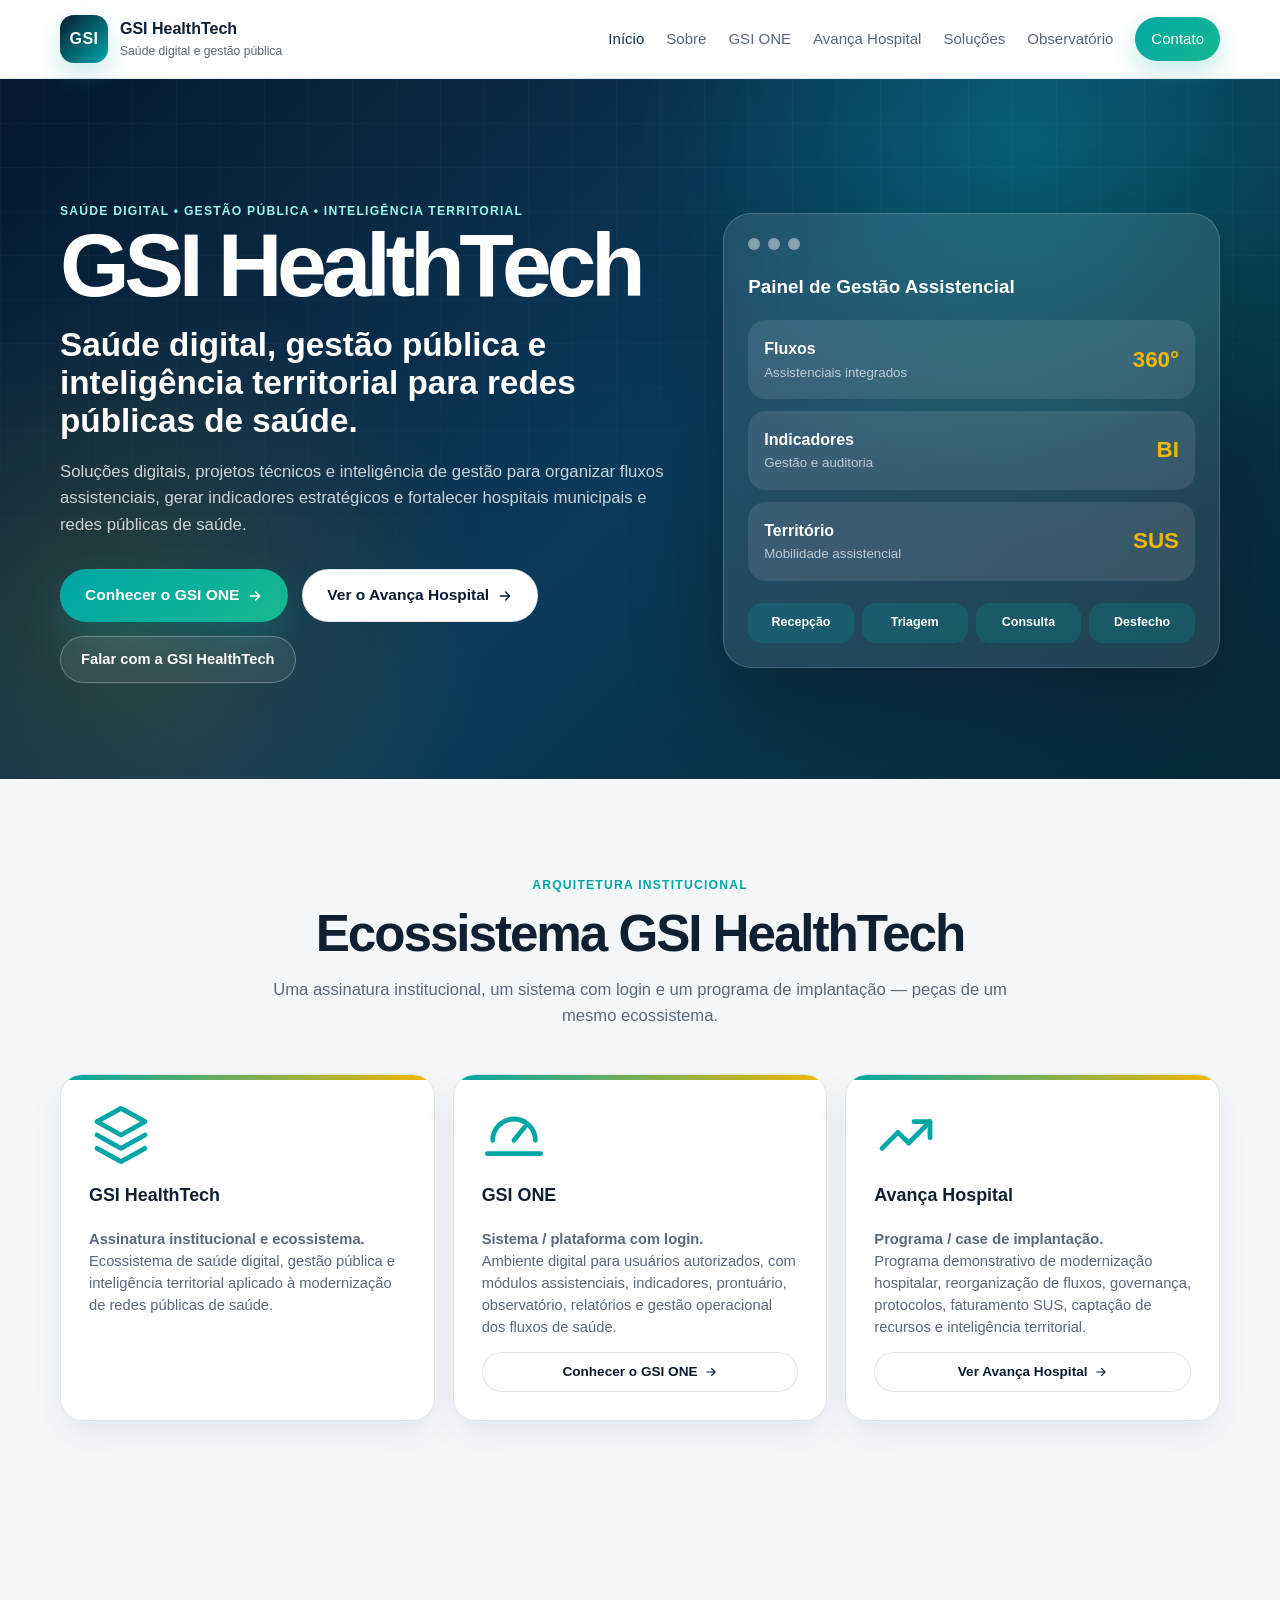
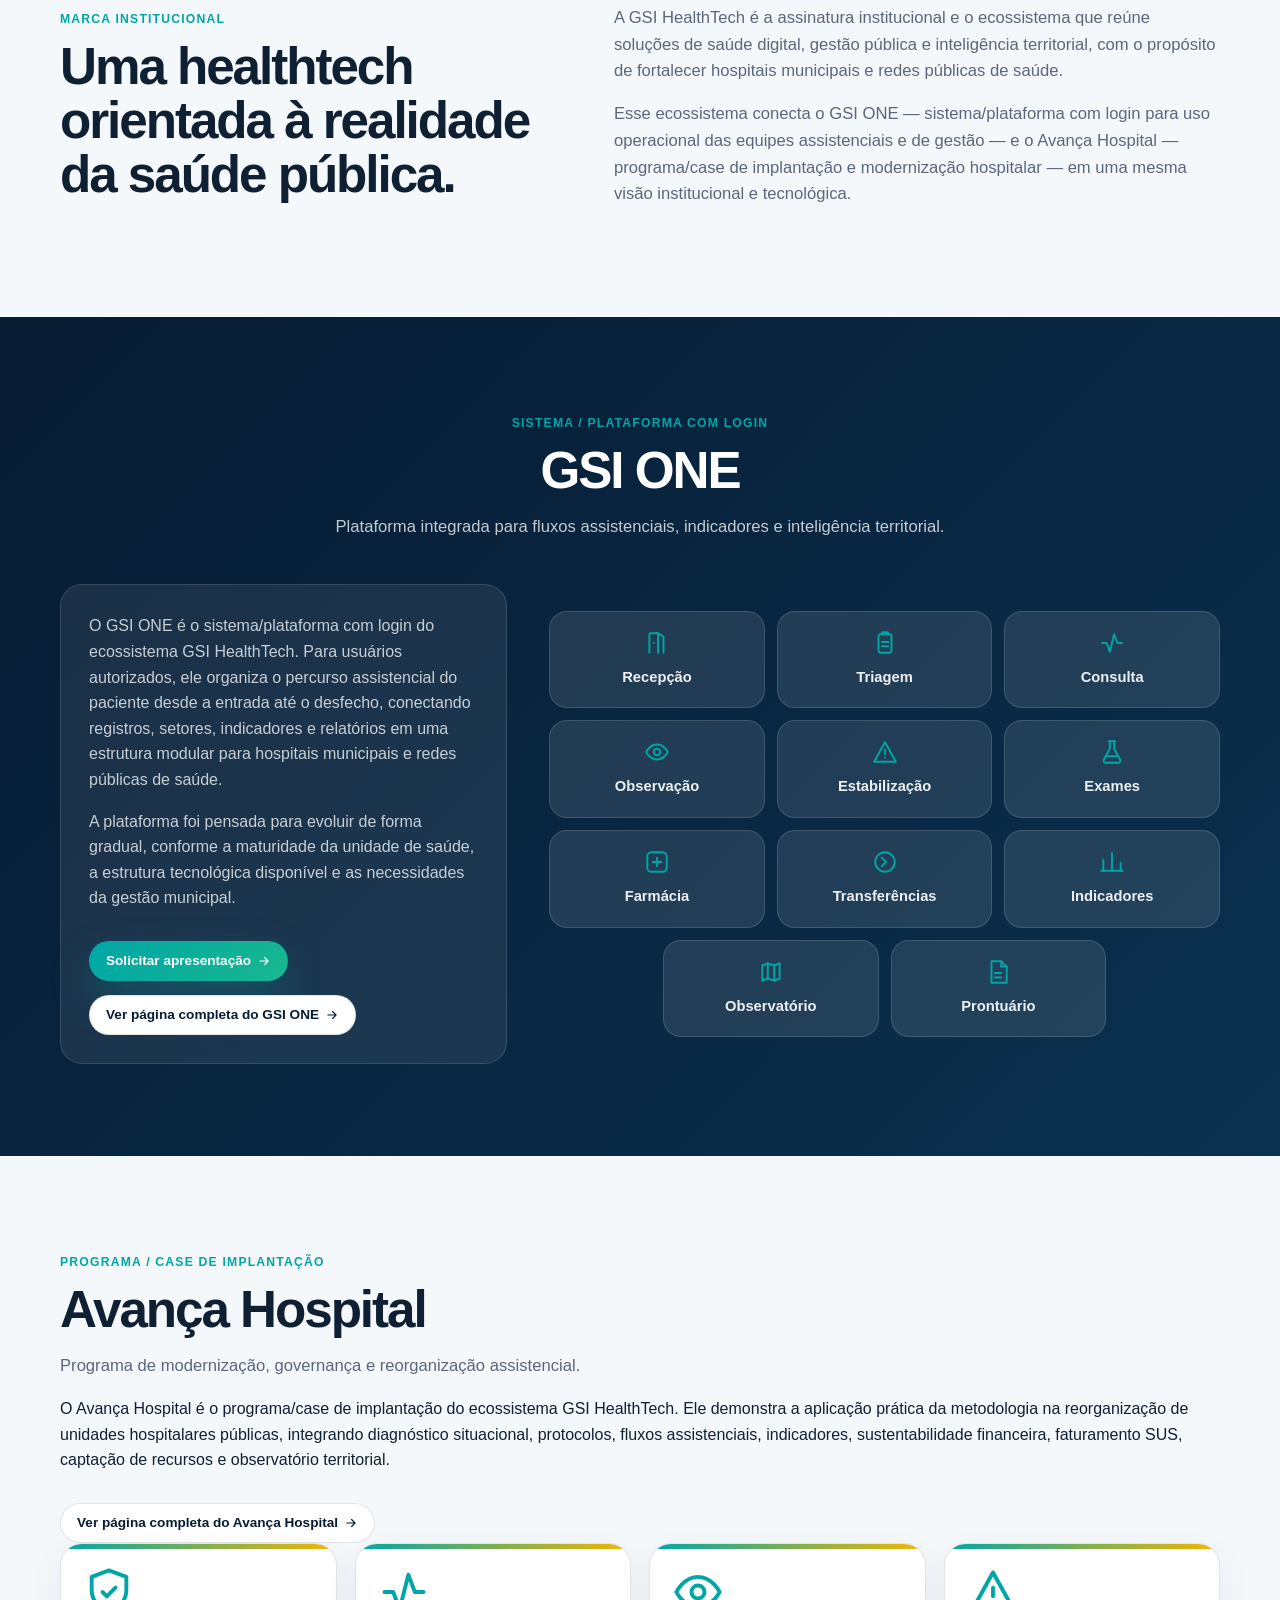
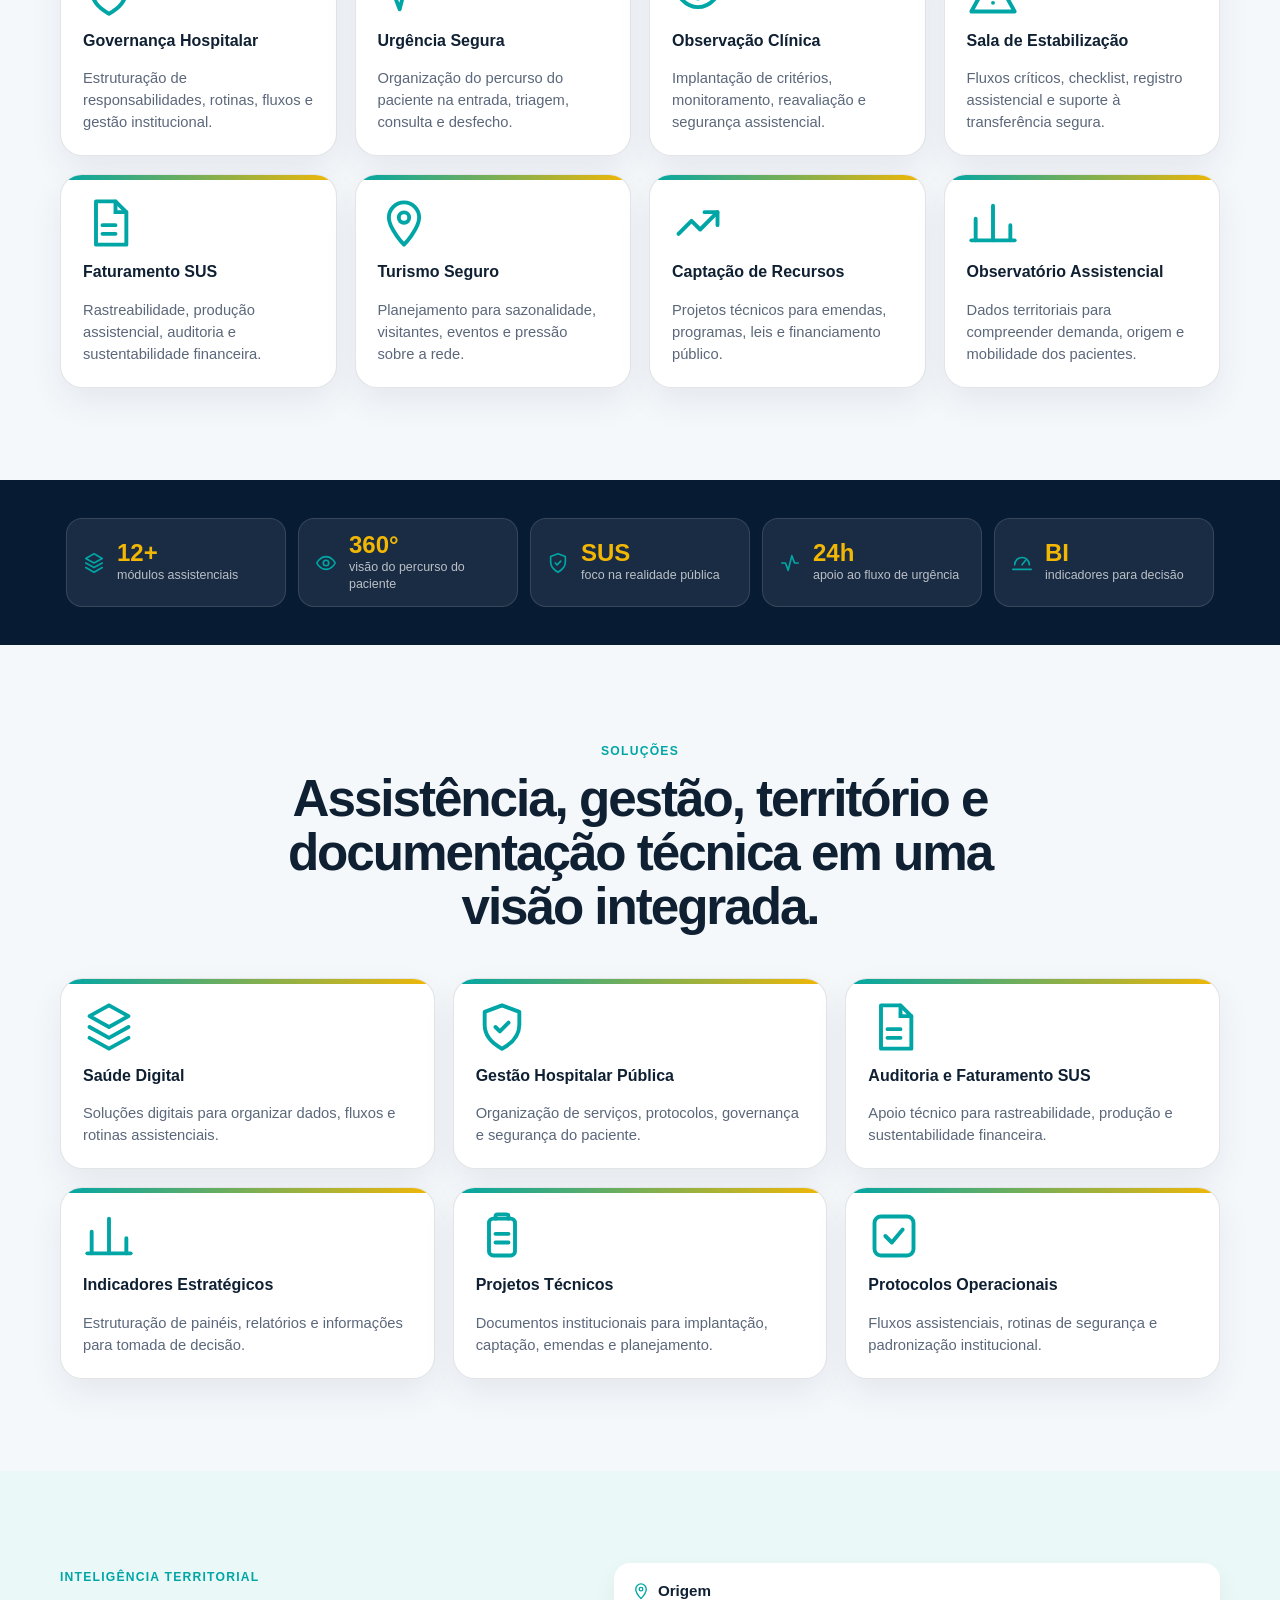
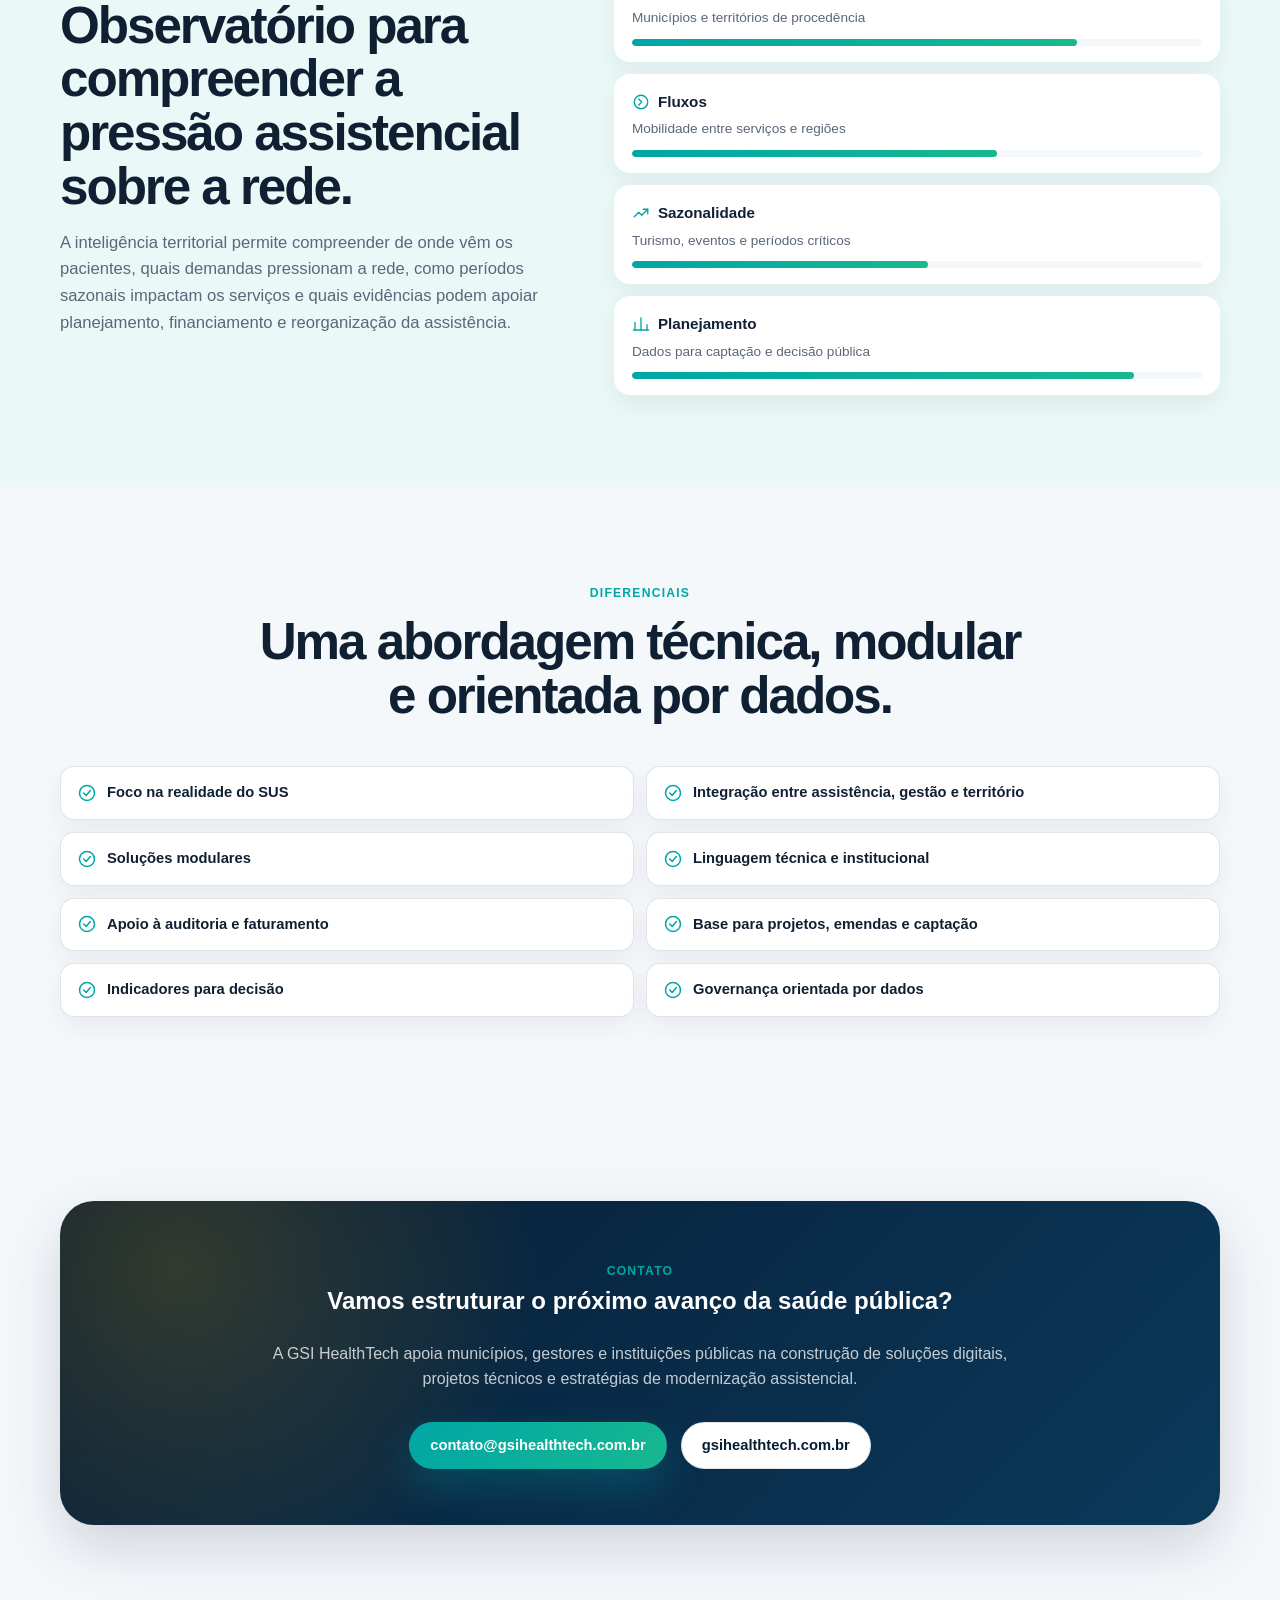
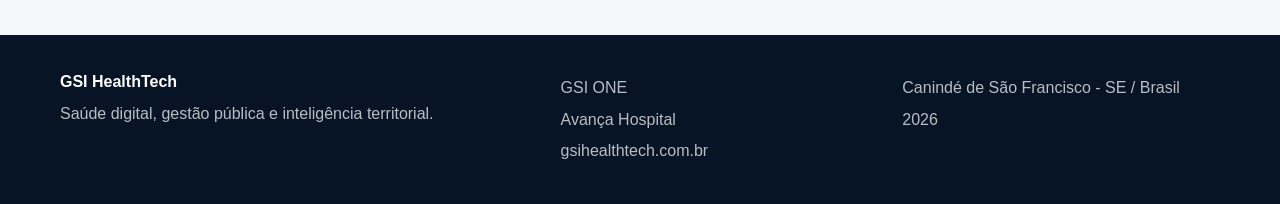
<file: index.html>
<!DOCTYPE html>
<html lang="pt-BR">
<head>
  <meta charset="UTF-8" />
  <meta name="viewport" content="width=device-width, initial-scale=1.0" />
  <meta name="description" content="Ecossistema de saúde digital para gestão pública, com GSI ONE, Avança Hospital, indicadores, observatórios e modernização hospitalar para redes públicas de saúde." />
  <meta name="theme-color" content="#071B33" />
  <link rel="icon" type="image/svg+xml" href="assets/favicon.svg" />
  <meta property="og:type" content="website" />
  <meta property="og:locale" content="pt_BR" />
  <meta property="og:site_name" content="GSI HealthTech" />
  <meta property="og:title" content="GSI HealthTech | Saúde Digital, Gestão Pública e Inteligência Territorial" />
  <meta property="og:description" content="Ecossistema de saúde digital para gestão pública, com GSI ONE, Avança Hospital, indicadores, observatórios e modernização hospitalar para redes públicas de saúde." />
  <meta property="og:url" content="https://gsihealthtech.com.br/" />
  <meta property="og:image" content="https://gsihealthtech.com.br/assets/og-gsihealthtech.svg" />
  <meta name="twitter:card" content="summary_large_image" />
  <meta name="twitter:title" content="GSI HealthTech | Saúde Digital, Gestão Pública e Inteligência Territorial" />
  <meta name="twitter:description" content="Ecossistema de saúde digital para gestão pública, com GSI ONE, Avança Hospital, indicadores, observatórios e modernização hospitalar para redes públicas de saúde." />
  <meta name="twitter:image" content="https://gsihealthtech.com.br/assets/og-gsihealthtech.svg" />
  <title>GSI HealthTech | Saúde Digital, Gestão Pública e Inteligência Territorial</title>
  <link rel="stylesheet" href="style.css" />
</head>
<body>
  <!-- Sprite de ícones reutilizados nos módulos e cards -->
  <svg class="icon-sprite" aria-hidden="true" style="display:none">
    <symbol id="icon-door" viewBox="0 0 24 24" fill="none" stroke="currentColor" stroke-width="1.8">
      <path d="M5 21V4a1 1 0 0 1 1-1h7l5 3v15" stroke-linecap="round" stroke-linejoin="round"/>
      <path d="M13 3v18M9 12h.01" stroke-linecap="round" stroke-linejoin="round"/>
    </symbol>
    <symbol id="icon-clipboard" viewBox="0 0 24 24" fill="none" stroke="currentColor" stroke-width="1.8">
      <rect x="6" y="4" width="12" height="17" rx="2" stroke-linecap="round" stroke-linejoin="round"/>
      <path d="M9 4V3a1 1 0 0 1 1-1h4a1 1 0 0 1 1 1v1M9 11h6M9 15h6" stroke-linecap="round" stroke-linejoin="round"/>
    </symbol>
    <symbol id="icon-activity" viewBox="0 0 24 24" fill="none" stroke="currentColor" stroke-width="1.8">
      <path d="M3 12h4l3 8 4-16 3 8h4" stroke-linecap="round" stroke-linejoin="round"/>
    </symbol>
    <symbol id="icon-eye" viewBox="0 0 24 24" fill="none" stroke="currentColor" stroke-width="1.8">
      <path d="M2 12s3.5-7 10-7 10 7 10 7-3.5 7-10 7-10-7-10-7Z" stroke-linecap="round" stroke-linejoin="round"/>
      <circle cx="12" cy="12" r="3"/>
    </symbol>
    <symbol id="icon-alert" viewBox="0 0 24 24" fill="none" stroke="currentColor" stroke-width="1.8">
      <path d="M12 3 2 21h20L12 3Z" stroke-linecap="round" stroke-linejoin="round"/>
      <path d="M12 10v4M12 17h.01" stroke-linecap="round" stroke-linejoin="round"/>
    </symbol>
    <symbol id="icon-flask" viewBox="0 0 24 24" fill="none" stroke="currentColor" stroke-width="1.8">
      <path d="M9 2h6M10 2v7L4.5 19a2 2 0 0 0 1.8 3h11.4a2 2 0 0 0 1.8-3L14 9V2" stroke-linecap="round" stroke-linejoin="round"/>
      <path d="M7 16h10" stroke-linecap="round"/>
    </symbol>
    <symbol id="icon-cross" viewBox="0 0 24 24" fill="none" stroke="currentColor" stroke-width="1.8">
      <rect x="3" y="3" width="18" height="18" rx="4"/>
      <path d="M12 8v8M8 12h8" stroke-linecap="round"/>
    </symbol>
    <symbol id="icon-arrow" viewBox="0 0 24 24" fill="none" stroke="currentColor" stroke-width="1.8">
      <circle cx="12" cy="12" r="9"/>
      <path d="M9 8l4 4-4 4" stroke-linecap="round" stroke-linejoin="round"/>
    </symbol>
    <symbol id="icon-bar-chart" viewBox="0 0 24 24" fill="none" stroke="currentColor" stroke-width="1.8">
      <path d="M4 20V10M12 20V4M20 20v-7" stroke-linecap="round" stroke-linejoin="round"/>
      <path d="M2 20h20" stroke-linecap="round"/>
    </symbol>
    <symbol id="icon-map" viewBox="0 0 24 24" fill="none" stroke="currentColor" stroke-width="1.8">
      <path d="M9 4 4 6v14l5-2 6 2 5-2V4l-5 2-6-2Z" stroke-linecap="round" stroke-linejoin="round"/>
      <path d="M9 4v14M15 6v14" stroke-linecap="round"/>
    </symbol>
    <symbol id="icon-file" viewBox="0 0 24 24" fill="none" stroke="currentColor" stroke-width="1.8">
      <path d="M6 2h9l5 5v15H6Z" stroke-linecap="round" stroke-linejoin="round"/>
      <path d="M15 2v5h5M9 13h6M9 17h6" stroke-linecap="round"/>
    </symbol>
    <symbol id="icon-shield" viewBox="0 0 24 24" fill="none" stroke="currentColor" stroke-width="1.8">
      <path d="M12 2 4 5v6c0 5.2 3.6 8.7 8 11 4.4-2.3 8-5.8 8-11V5l-8-3Z" stroke-linecap="round" stroke-linejoin="round"/>
      <path d="m9 12 2 2 4-4" stroke-linecap="round" stroke-linejoin="round"/>
    </symbol>
    <symbol id="icon-map-pin" viewBox="0 0 24 24" fill="none" stroke="currentColor" stroke-width="1.8">
      <path d="M12 22s7-7.4 7-12.5A7 7 0 0 0 5 9.5C5 14.6 12 22 12 22Z" stroke-linecap="round" stroke-linejoin="round"/>
      <circle cx="12" cy="9.5" r="2.4"/>
    </symbol>
    <symbol id="icon-trending-up" viewBox="0 0 24 24" fill="none" stroke="currentColor" stroke-width="1.8">
      <path d="M3 17 9 11l4 4 8-8" stroke-linecap="round" stroke-linejoin="round"/>
      <path d="M15 7h6v6" stroke-linecap="round" stroke-linejoin="round"/>
    </symbol>
    <symbol id="icon-layers" viewBox="0 0 24 24" fill="none" stroke="currentColor" stroke-width="1.8">
      <path d="m12 2 9 5-9 5-9-5 9-5Z" stroke-linecap="round" stroke-linejoin="round"/>
      <path d="m3 12 9 5 9-5M3 17l9 5 9-5" stroke-linecap="round" stroke-linejoin="round"/>
    </symbol>
    <symbol id="icon-check-square" viewBox="0 0 24 24" fill="none" stroke="currentColor" stroke-width="1.8">
      <rect x="3" y="3" width="18" height="18" rx="3"/>
      <path d="m8 12 3 3 5-6" stroke-linecap="round" stroke-linejoin="round"/>
    </symbol>
    <symbol id="icon-check-circle" viewBox="0 0 24 24" fill="none" stroke="currentColor" stroke-width="1.8">
      <circle cx="12" cy="12" r="9"/>
      <path d="m8 12 3 3 5-6" stroke-linecap="round" stroke-linejoin="round"/>
    </symbol>
    <symbol id="icon-gauge" viewBox="0 0 24 24" fill="none" stroke="currentColor" stroke-width="1.8">
      <path d="M4 14a8 8 0 1 1 16 0" stroke-linecap="round"/>
      <path d="M12 14 16 9" stroke-linecap="round"/>
      <path d="M2 19h20" stroke-linecap="round"/>
    </symbol>
  </svg>

  <header class="site-header" id="topo">
    <div class="container header-inner">
      <a href="#inicio" class="brand" aria-label="GSI HealthTech">
        <span class="brand-mark">GSI</span>
        <span class="brand-text">
          <strong>GSI HealthTech</strong>
          <small>Saúde digital e gestão pública</small>
        </span>
      </a>

      <button class="menu-toggle" aria-label="Abrir menu" aria-expanded="false">
        <span></span>
        <span></span>
        <span></span>
      </button>

      <nav class="main-nav" aria-label="Menu principal">
        <a href="#inicio">Início</a>
        <a href="#sobre">Sobre</a>
        <a href="gsi-one.html">GSI ONE</a>
        <a href="avanca-hospital.html">Avança Hospital</a>
        <a href="#solucoes">Soluções</a>
        <a href="#observatorio">Observatório</a>
        <a href="#contato" class="nav-cta">Contato</a>
      </nav>
    </div>
  </header>

  <main>
    <section class="hero" id="inicio">
      <div class="container hero-grid">
        <div class="hero-content reveal">
          <span class="eyebrow">Saúde digital • Gestão pública • Inteligência territorial</span>
          <h1>GSI HealthTech</h1>
          <p class="hero-subtitle">Saúde digital, gestão pública e inteligência territorial para redes públicas de saúde.</p>
          <p class="hero-text">
            Soluções digitais, projetos técnicos e inteligência de gestão para organizar fluxos assistenciais, gerar indicadores estratégicos e fortalecer hospitais municipais e redes públicas de saúde.
          </p>
          <div class="hero-actions">
            <a href="gsi-one.html" class="btn btn-lg btn-primary">Conhecer o GSI ONE<svg class="btn-arrow" viewBox="0 0 24 24" fill="none" stroke="currentColor" stroke-width="2"><path d="M5 12h14M13 6l6 6-6 6" stroke-linecap="round" stroke-linejoin="round"/></svg></a>
            <a href="avanca-hospital.html" class="btn btn-lg btn-secondary">Ver o Avança Hospital<svg class="btn-arrow" viewBox="0 0 24 24" fill="none" stroke="currentColor" stroke-width="2"><path d="M5 12h14M13 6l6 6-6 6" stroke-linecap="round" stroke-linejoin="round"/></svg></a>
            <a href="#contato" class="btn btn-md btn-ghost">Falar com a GSI HealthTech</a>
          </div>
        </div>

        <div class="hero-panel reveal" aria-label="Painel ilustrativo GSI HealthTech">
          <div class="panel-header">
            <span></span>
            <span></span>
            <span></span>
          </div>
          <div class="panel-title">Painel de Gestão Assistencial</div>
          <div class="metric-row">
            <div>
              <strong>Fluxos</strong>
              <small>Assistenciais integrados</small>
            </div>
            <span>360°</span>
          </div>
          <div class="metric-row">
            <div>
              <strong>Indicadores</strong>
              <small>Gestão e auditoria</small>
            </div>
            <span>BI</span>
          </div>
          <div class="metric-row">
            <div>
              <strong>Território</strong>
              <small>Mobilidade assistencial</small>
            </div>
            <span>SUS</span>
          </div>
          <div class="flow-line">
            <span>Recepção</span>
            <span>Triagem</span>
            <span>Consulta</span>
            <span>Desfecho</span>
          </div>
        </div>
      </div>
    </section>

    <section class="section" id="ecossistema">
      <div class="container">
        <div class="section-heading center reveal">
          <span class="eyebrow">Arquitetura institucional</span>
          <h2>Ecossistema GSI HealthTech</h2>
          <p>Uma assinatura institucional, um sistema com login e um programa de implantação — peças de um mesmo ecossistema.</p>
        </div>

        <div class="cards-grid three">
          <article class="card card-lg reveal">
            <svg class="card-icon"><use href="#icon-layers"/></svg>
            <h3>GSI HealthTech</h3>
            <p><strong>Assinatura institucional e ecossistema.</strong><br>Ecossistema de saúde digital, gestão pública e inteligência territorial aplicado à modernização de redes públicas de saúde.</p>
          </article>

          <article class="card card-lg reveal">
            <svg class="card-icon"><use href="#icon-gauge"/></svg>
            <h3>GSI ONE</h3>
            <p><strong>Sistema / plataforma com login.</strong><br>Ambiente digital para usuários autorizados, com módulos assistenciais, indicadores, prontuário, observatório, relatórios e gestão operacional dos fluxos de saúde.</p>
            <a href="gsi-one.html" class="btn btn-sm btn-secondary">Conhecer o GSI ONE<svg class="btn-arrow" viewBox="0 0 24 24" fill="none" stroke="currentColor" stroke-width="2"><path d="M5 12h14M13 6l6 6-6 6" stroke-linecap="round" stroke-linejoin="round"/></svg></a>
          </article>

          <article class="card card-lg reveal">
            <svg class="card-icon"><use href="#icon-trending-up"/></svg>
            <h3>Avança Hospital</h3>
            <p><strong>Programa / case de implantação.</strong><br>Programa demonstrativo de modernização hospitalar, reorganização de fluxos, governança, protocolos, faturamento SUS, captação de recursos e inteligência territorial.</p>
            <a href="avanca-hospital.html" class="btn btn-sm btn-secondary">Ver Avança Hospital<svg class="btn-arrow" viewBox="0 0 24 24" fill="none" stroke="currentColor" stroke-width="2"><path d="M5 12h14M13 6l6 6-6 6" stroke-linecap="round" stroke-linejoin="round"/></svg></a>
          </article>
        </div>
      </div>
    </section>

    <section class="section" id="sobre">
      <div class="container split">
        <div class="section-heading reveal">
          <span class="eyebrow">Marca institucional</span>
          <h2>Uma healthtech orientada à realidade da saúde pública.</h2>
        </div>
        <div class="text-block reveal">
          <p>
            A GSI HealthTech é a assinatura institucional e o ecossistema que reúne soluções de saúde digital, gestão pública e inteligência territorial, com o propósito de fortalecer hospitais municipais e redes públicas de saúde.
          </p>
          <p>
            Esse ecossistema conecta o GSI ONE — sistema/plataforma com login para uso operacional das equipes assistenciais e de gestão — e o Avança Hospital — programa/case de implantação e modernização hospitalar — em uma mesma visão institucional e tecnológica.
          </p>
        </div>
      </div>
    </section>

    <section class="section section-dark" id="gsione">
      <div class="container">
        <div class="section-heading center reveal">
          <span class="eyebrow">Sistema / Plataforma com login</span>
          <h2>GSI ONE</h2>
          <p>Plataforma integrada para fluxos assistenciais, indicadores e inteligência territorial.</p>
        </div>

        <div class="product-grid">
          <div class="product-copy reveal">
            <p>
              O GSI ONE é o sistema/plataforma com login do ecossistema GSI HealthTech. Para usuários autorizados, ele organiza o percurso assistencial do paciente desde a entrada até o desfecho, conectando registros, setores, indicadores e relatórios em uma estrutura modular para hospitais municipais e redes públicas de saúde.
            </p>
            <p>
              A plataforma foi pensada para evoluir de forma gradual, conforme a maturidade da unidade de saúde, a estrutura tecnológica disponível e as necessidades da gestão municipal.
            </p>
            <div class="hero-actions">
              <a href="#contato" class="btn btn-sm btn-primary">Solicitar apresentação<svg class="btn-arrow" viewBox="0 0 24 24" fill="none" stroke="currentColor" stroke-width="2"><path d="M5 12h14M13 6l6 6-6 6" stroke-linecap="round" stroke-linejoin="round"/></svg></a>
              <a href="gsi-one.html" class="btn btn-sm btn-secondary">Ver página completa do GSI ONE<svg class="btn-arrow" viewBox="0 0 24 24" fill="none" stroke="currentColor" stroke-width="2"><path d="M5 12h14M13 6l6 6-6 6" stroke-linecap="round" stroke-linejoin="round"/></svg></a>
            </div>
          </div>

          <div class="module-grid reveal">
            <span><svg class="module-icon"><use href="#icon-door"/></svg>Recepção</span>
            <span><svg class="module-icon"><use href="#icon-clipboard"/></svg>Triagem</span>
            <span><svg class="module-icon"><use href="#icon-activity"/></svg>Consulta</span>
            <span><svg class="module-icon"><use href="#icon-eye"/></svg>Observação</span>
            <span><svg class="module-icon"><use href="#icon-alert"/></svg>Estabilização</span>
            <span><svg class="module-icon"><use href="#icon-flask"/></svg>Exames</span>
            <span><svg class="module-icon"><use href="#icon-cross"/></svg>Farmácia</span>
            <span><svg class="module-icon"><use href="#icon-arrow"/></svg>Transferências</span>
            <span><svg class="module-icon"><use href="#icon-bar-chart"/></svg>Indicadores</span>
            <span><svg class="module-icon"><use href="#icon-map"/></svg>Observatório</span>
            <span><svg class="module-icon"><use href="#icon-file"/></svg>Prontuário</span>
          </div>
        </div>
      </div>
    </section>

    <section class="section" id="avanca">
      <div class="container">
        <div class="section-heading reveal">
          <span class="eyebrow">Programa / Case de implantação</span>
          <h2>Avança Hospital</h2>
          <p>Programa de modernização, governança e reorganização assistencial.</p>
        </div>
        <p class="lead-text reveal">
          O Avança Hospital é o programa/case de implantação do ecossistema GSI HealthTech. Ele demonstra a aplicação prática da metodologia na reorganização de unidades hospitalares públicas, integrando diagnóstico situacional, protocolos, fluxos assistenciais, indicadores, sustentabilidade financeira, faturamento SUS, captação de recursos e observatório territorial.
        </p>

        <div class="hero-actions reveal">
          <a href="avanca-hospital.html" class="btn btn-sm btn-secondary">Ver página completa do Avança Hospital<svg class="btn-arrow" viewBox="0 0 24 24" fill="none" stroke="currentColor" stroke-width="2"><path d="M5 12h14M13 6l6 6-6 6" stroke-linecap="round" stroke-linejoin="round"/></svg></a>
        </div>

        <div class="cards-grid">
          <article class="card card-md reveal">
            <svg class="card-icon"><use href="#icon-shield"/></svg>
            <h3>Governança Hospitalar</h3>
            <p>Estruturação de responsabilidades, rotinas, fluxos e gestão institucional.</p>
          </article>
          <article class="card card-md reveal">
            <svg class="card-icon"><use href="#icon-activity"/></svg>
            <h3>Urgência Segura</h3>
            <p>Organização do percurso do paciente na entrada, triagem, consulta e desfecho.</p>
          </article>
          <article class="card card-md reveal">
            <svg class="card-icon"><use href="#icon-eye"/></svg>
            <h3>Observação Clínica</h3>
            <p>Implantação de critérios, monitoramento, reavaliação e segurança assistencial.</p>
          </article>
          <article class="card card-md reveal">
            <svg class="card-icon"><use href="#icon-alert"/></svg>
            <h3>Sala de Estabilização</h3>
            <p>Fluxos críticos, checklist, registro assistencial e suporte à transferência segura.</p>
          </article>
          <article class="card card-md reveal">
            <svg class="card-icon"><use href="#icon-file"/></svg>
            <h3>Faturamento SUS</h3>
            <p>Rastreabilidade, produção assistencial, auditoria e sustentabilidade financeira.</p>
          </article>
          <article class="card card-md reveal">
            <svg class="card-icon"><use href="#icon-map-pin"/></svg>
            <h3>Turismo Seguro</h3>
            <p>Planejamento para sazonalidade, visitantes, eventos e pressão sobre a rede.</p>
          </article>
          <article class="card card-md reveal">
            <svg class="card-icon"><use href="#icon-trending-up"/></svg>
            <h3>Captação de Recursos</h3>
            <p>Projetos técnicos para emendas, programas, leis e financiamento público.</p>
          </article>
          <article class="card card-md reveal">
            <svg class="card-icon"><use href="#icon-bar-chart"/></svg>
            <h3>Observatório Assistencial</h3>
            <p>Dados territoriais para compreender demanda, origem e mobilidade dos pacientes.</p>
          </article>
        </div>
      </div>
    </section>

    <section class="stats-section">
      <div class="container stats-grid reveal">
        <div class="metric-card">
          <svg class="metric-icon"><use href="#icon-layers"/></svg>
          <div>
            <strong class="metric-value" data-count="12">0</strong>
            <span class="metric-label">módulos assistenciais</span>
          </div>
        </div>
        <div class="metric-card">
          <svg class="metric-icon"><use href="#icon-eye"/></svg>
          <div>
            <strong class="metric-value">360°</strong>
            <span class="metric-label">visão do percurso do paciente</span>
          </div>
        </div>
        <div class="metric-card">
          <svg class="metric-icon"><use href="#icon-shield"/></svg>
          <div>
            <strong class="metric-value">SUS</strong>
            <span class="metric-label">foco na realidade pública</span>
          </div>
        </div>
        <div class="metric-card">
          <svg class="metric-icon"><use href="#icon-activity"/></svg>
          <div>
            <strong class="metric-value">24h</strong>
            <span class="metric-label">apoio ao fluxo de urgência</span>
          </div>
        </div>
        <div class="metric-card">
          <svg class="metric-icon"><use href="#icon-gauge"/></svg>
          <div>
            <strong class="metric-value">BI</strong>
            <span class="metric-label">indicadores para decisão</span>
          </div>
        </div>
      </div>
    </section>

    <section class="section" id="solucoes">
      <div class="container">
        <div class="section-heading center reveal">
          <span class="eyebrow">Soluções</span>
          <h2>Assistência, gestão, território e documentação técnica em uma visão integrada.</h2>
        </div>

        <div class="cards-grid three">
          <article class="card card-md reveal">
            <svg class="card-icon"><use href="#icon-layers"/></svg>
            <h3>Saúde Digital</h3>
            <p>Soluções digitais para organizar dados, fluxos e rotinas assistenciais.</p>
          </article>
          <article class="card card-md reveal">
            <svg class="card-icon"><use href="#icon-shield"/></svg>
            <h3>Gestão Hospitalar Pública</h3>
            <p>Organização de serviços, protocolos, governança e segurança do paciente.</p>
          </article>
          <article class="card card-md reveal">
            <svg class="card-icon"><use href="#icon-file"/></svg>
            <h3>Auditoria e Faturamento SUS</h3>
            <p>Apoio técnico para rastreabilidade, produção e sustentabilidade financeira.</p>
          </article>
          <article class="card card-md reveal">
            <svg class="card-icon"><use href="#icon-bar-chart"/></svg>
            <h3>Indicadores Estratégicos</h3>
            <p>Estruturação de painéis, relatórios e informações para tomada de decisão.</p>
          </article>
          <article class="card card-md reveal">
            <svg class="card-icon"><use href="#icon-clipboard"/></svg>
            <h3>Projetos Técnicos</h3>
            <p>Documentos institucionais para implantação, captação, emendas e planejamento.</p>
          </article>
          <article class="card card-md reveal">
            <svg class="card-icon"><use href="#icon-check-square"/></svg>
            <h3>Protocolos Operacionais</h3>
            <p>Fluxos assistenciais, rotinas de segurança e padronização institucional.</p>
          </article>
        </div>
      </div>
    </section>

    <section class="section section-accent" id="observatorio">
      <div class="container split">
        <div class="section-heading reveal">
          <span class="eyebrow">Inteligência territorial</span>
          <h2>Observatório para compreender a pressão assistencial sobre a rede.</h2>
          <p>
            A inteligência territorial permite compreender de onde vêm os pacientes, quais demandas pressionam a rede, como períodos sazonais impactam os serviços e quais evidências podem apoiar planejamento, financiamento e reorganização da assistência.
          </p>
        </div>
        <div class="territory-panel reveal">
          <div class="territory-item">
            <div class="territory-head"><svg class="territory-icon"><use href="#icon-map-pin"/></svg><strong>Origem</strong></div>
            <span>Municípios e territórios de procedência</span>
            <div class="territory-bar"><i style="--w:78%"></i></div>
          </div>
          <div class="territory-item">
            <div class="territory-head"><svg class="territory-icon"><use href="#icon-arrow"/></svg><strong>Fluxos</strong></div>
            <span>Mobilidade entre serviços e regiões</span>
            <div class="territory-bar"><i style="--w:64%"></i></div>
          </div>
          <div class="territory-item">
            <div class="territory-head"><svg class="territory-icon"><use href="#icon-trending-up"/></svg><strong>Sazonalidade</strong></div>
            <span>Turismo, eventos e períodos críticos</span>
            <div class="territory-bar"><i style="--w:52%"></i></div>
          </div>
          <div class="territory-item">
            <div class="territory-head"><svg class="territory-icon"><use href="#icon-bar-chart"/></svg><strong>Planejamento</strong></div>
            <span>Dados para captação e decisão pública</span>
            <div class="territory-bar"><i style="--w:88%"></i></div>
          </div>
        </div>
      </div>
    </section>

    <section class="section" id="diferenciais">
      <div class="container">
        <div class="section-heading center reveal">
          <span class="eyebrow">Diferenciais</span>
          <h2>Uma abordagem técnica, modular e orientada por dados.</h2>
        </div>
        <div class="diff-grid">
          <div class="diff-item reveal"><svg class="diff-icon"><use href="#icon-check-circle"/></svg><span>Foco na realidade do SUS</span></div>
          <div class="diff-item reveal"><svg class="diff-icon"><use href="#icon-check-circle"/></svg><span>Integração entre assistência, gestão e território</span></div>
          <div class="diff-item reveal"><svg class="diff-icon"><use href="#icon-check-circle"/></svg><span>Soluções modulares</span></div>
          <div class="diff-item reveal"><svg class="diff-icon"><use href="#icon-check-circle"/></svg><span>Linguagem técnica e institucional</span></div>
          <div class="diff-item reveal"><svg class="diff-icon"><use href="#icon-check-circle"/></svg><span>Apoio à auditoria e faturamento</span></div>
          <div class="diff-item reveal"><svg class="diff-icon"><use href="#icon-check-circle"/></svg><span>Base para projetos, emendas e captação</span></div>
          <div class="diff-item reveal"><svg class="diff-icon"><use href="#icon-check-circle"/></svg><span>Indicadores para decisão</span></div>
          <div class="diff-item reveal"><svg class="diff-icon"><use href="#icon-check-circle"/></svg><span>Governança orientada por dados</span></div>
        </div>
      </div>
    </section>

    <section class="section contact" id="contato">
      <div class="container contact-box reveal">
        <span class="eyebrow">Contato</span>
        <h2>Vamos estruturar o próximo avanço da saúde pública?</h2>
        <p>
          A GSI HealthTech apoia municípios, gestores e instituições públicas na construção de soluções digitais, projetos técnicos e estratégias de modernização assistencial.
        </p>
        <div class="hero-actions center-actions">
          <a href="mailto:contato@gsihealthtech.com.br" class="btn btn-md btn-primary">contato@gsihealthtech.com.br</a>
          <a href="https://gsihealthtech.com.br" class="btn btn-md btn-secondary">gsihealthtech.com.br</a>
        </div>
      </div>
    </section>
  </main>

  <footer class="site-footer">
    <div class="container footer-grid">
      <div>
        <strong>GSI HealthTech</strong>
        <p>Saúde digital, gestão pública e inteligência territorial.</p>
      </div>
      <div>
        <p><a href="gsi-one.html">GSI ONE</a></p>
        <p><a href="avanca-hospital.html">Avança Hospital</a></p>
        <p>gsihealthtech.com.br</p>
      </div>
      <div>
        <p>Canindé de São Francisco - SE / Brasil</p>
        <p>2026</p>
      </div>
    </div>
  </footer>

  <button class="back-to-top" aria-label="Voltar ao topo">↑</button>

  <script src="script.js"></script>
</body>
</html>
</file>
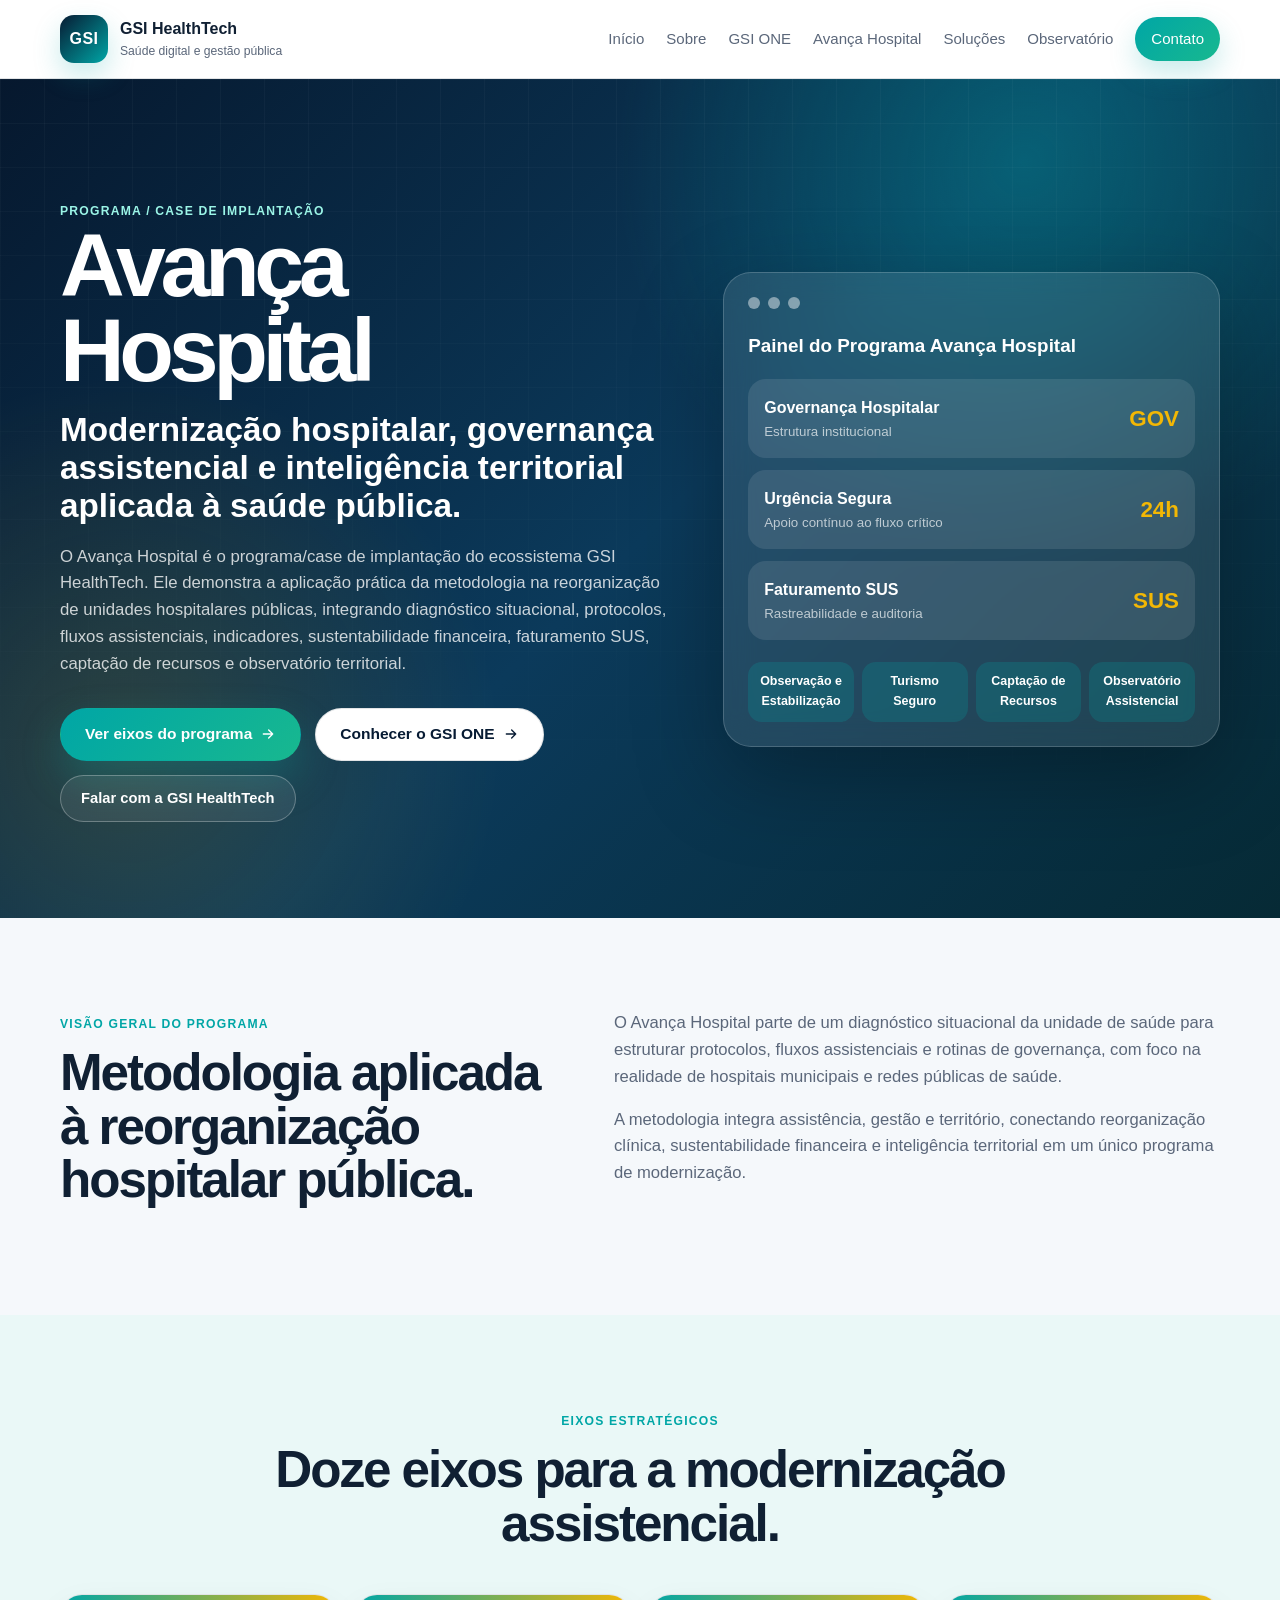
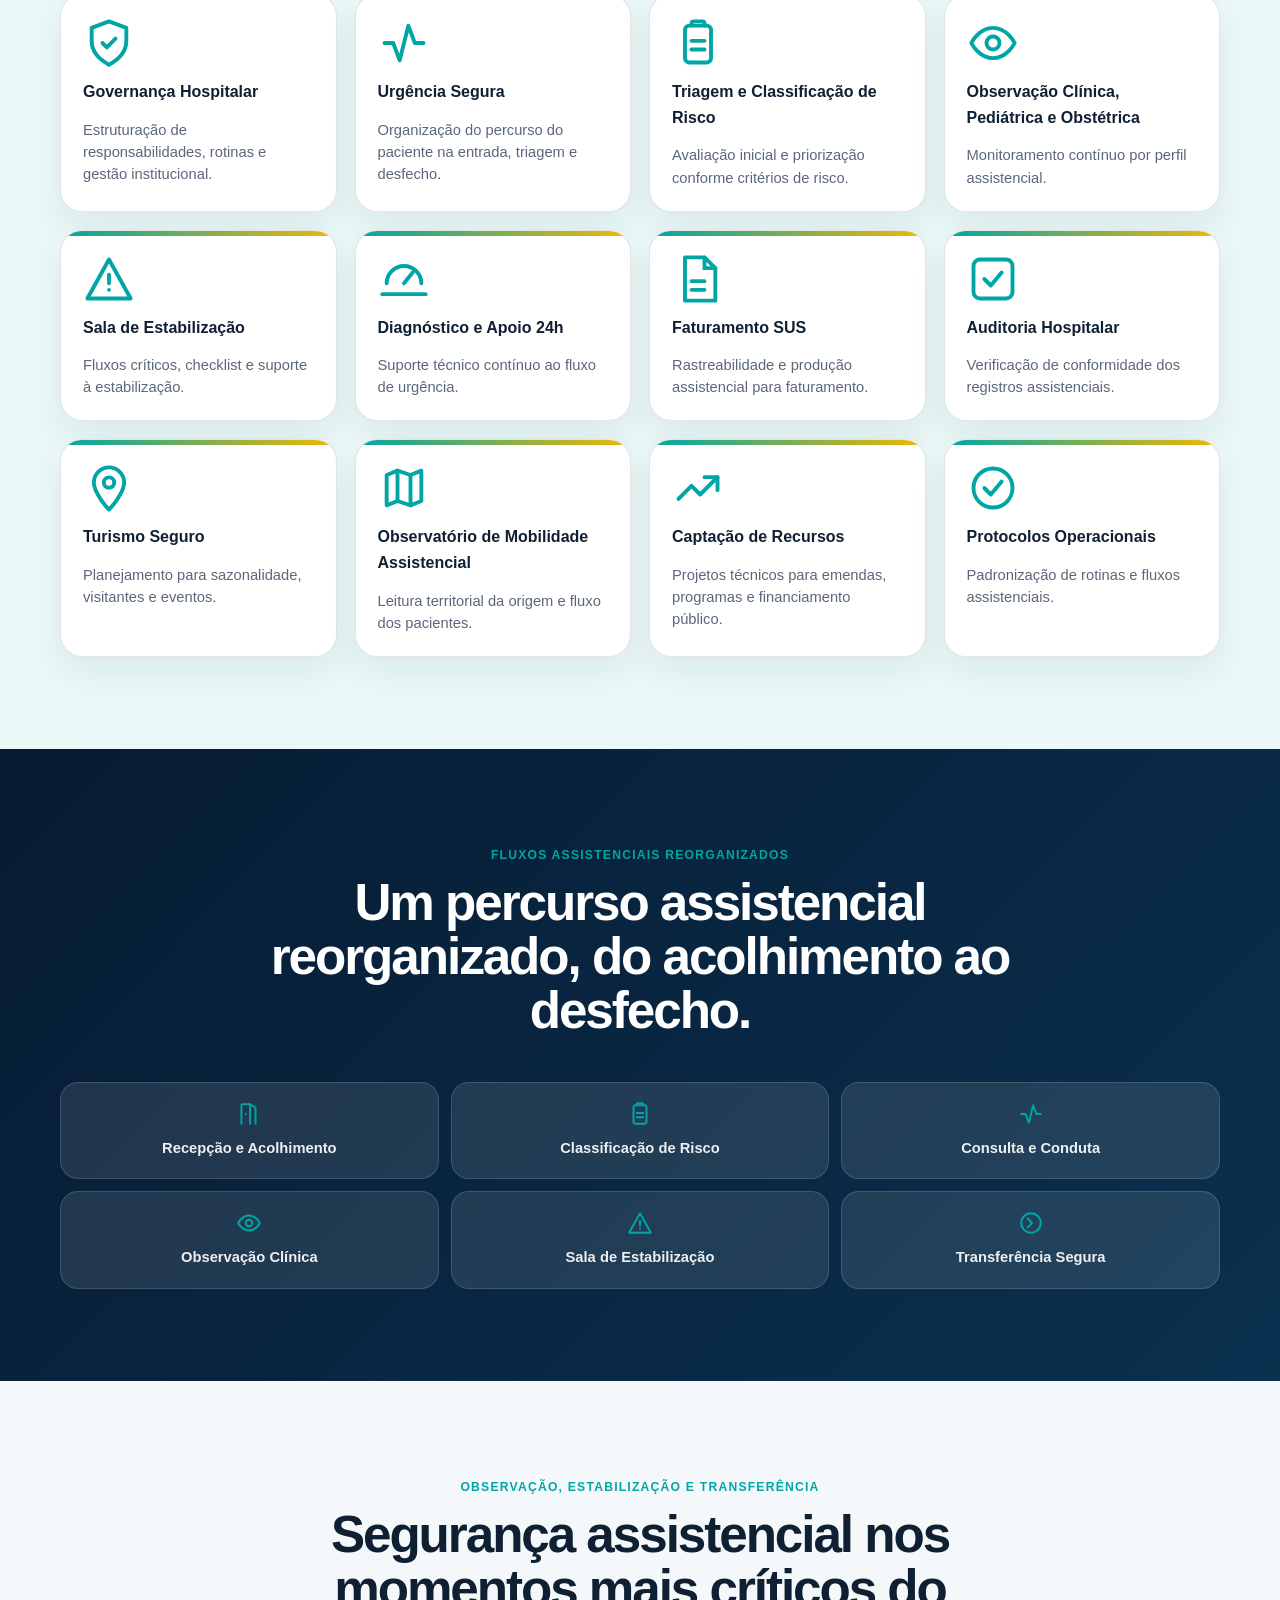
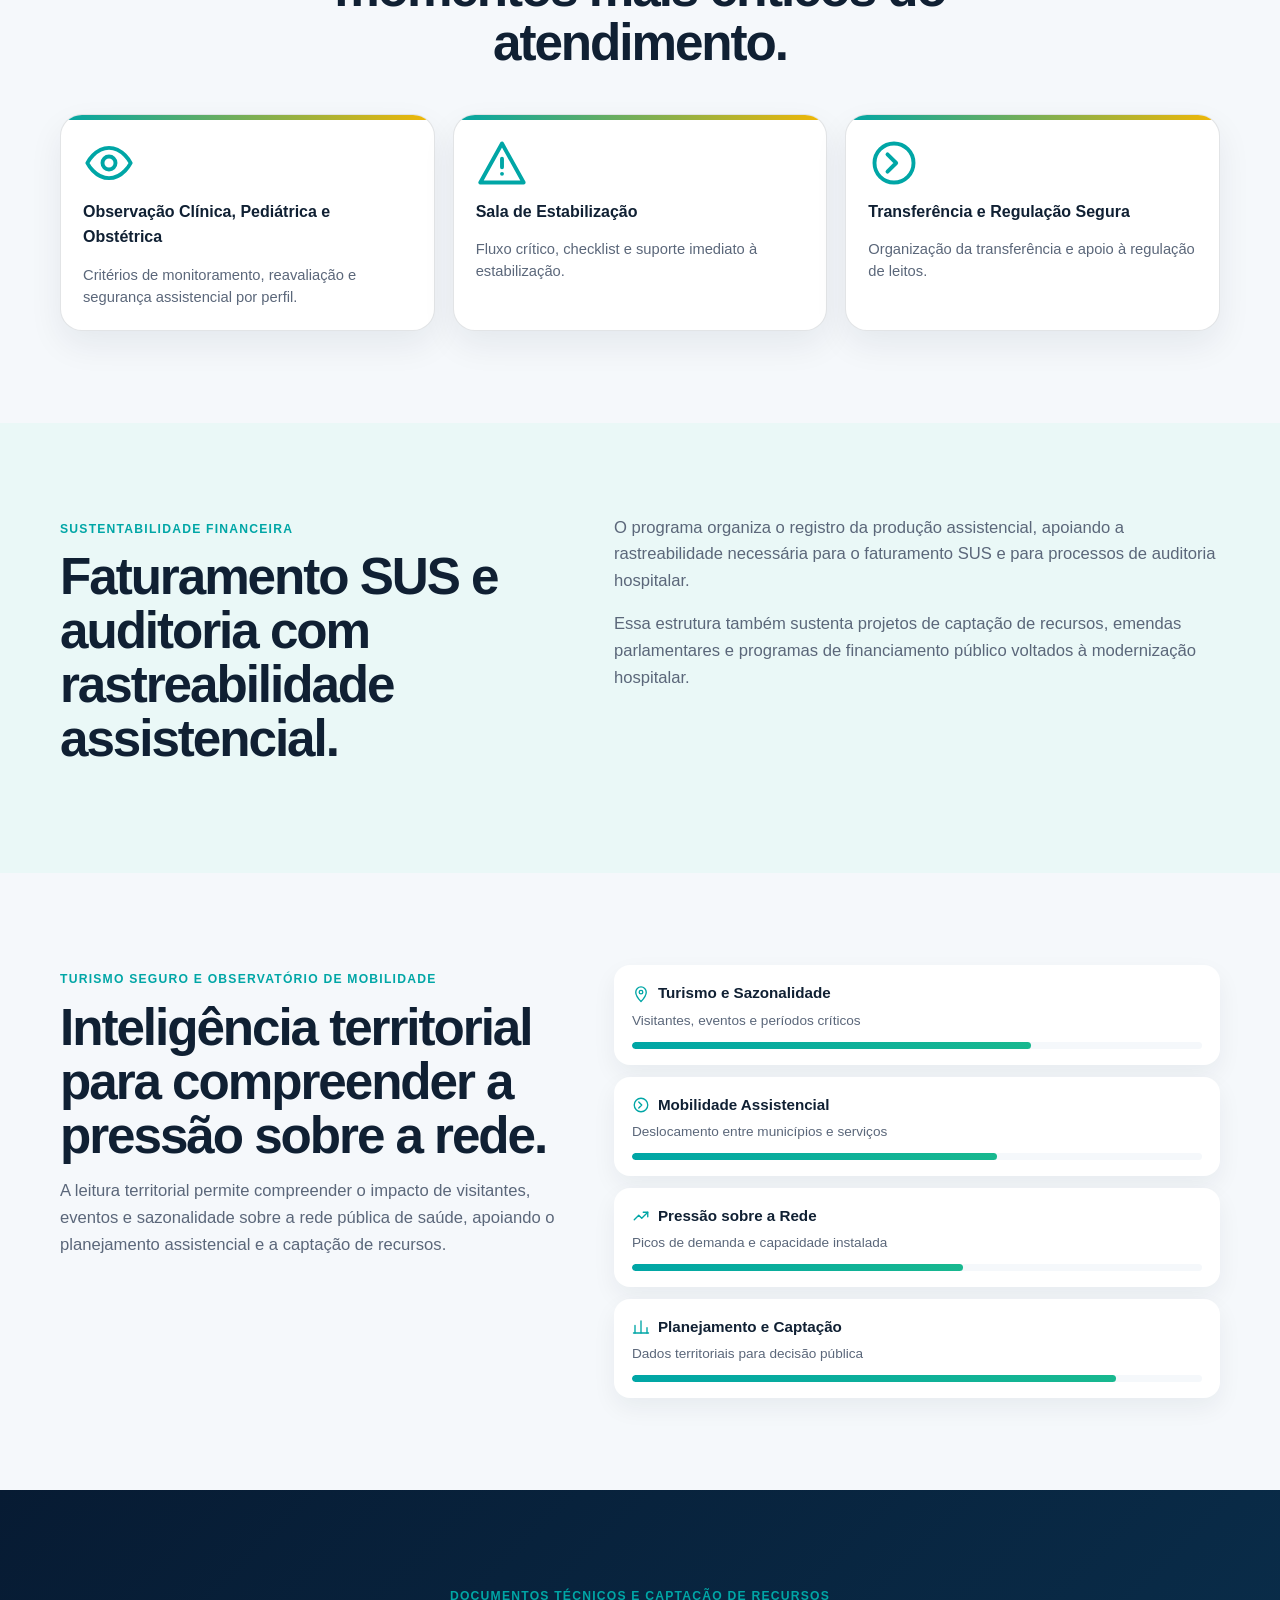
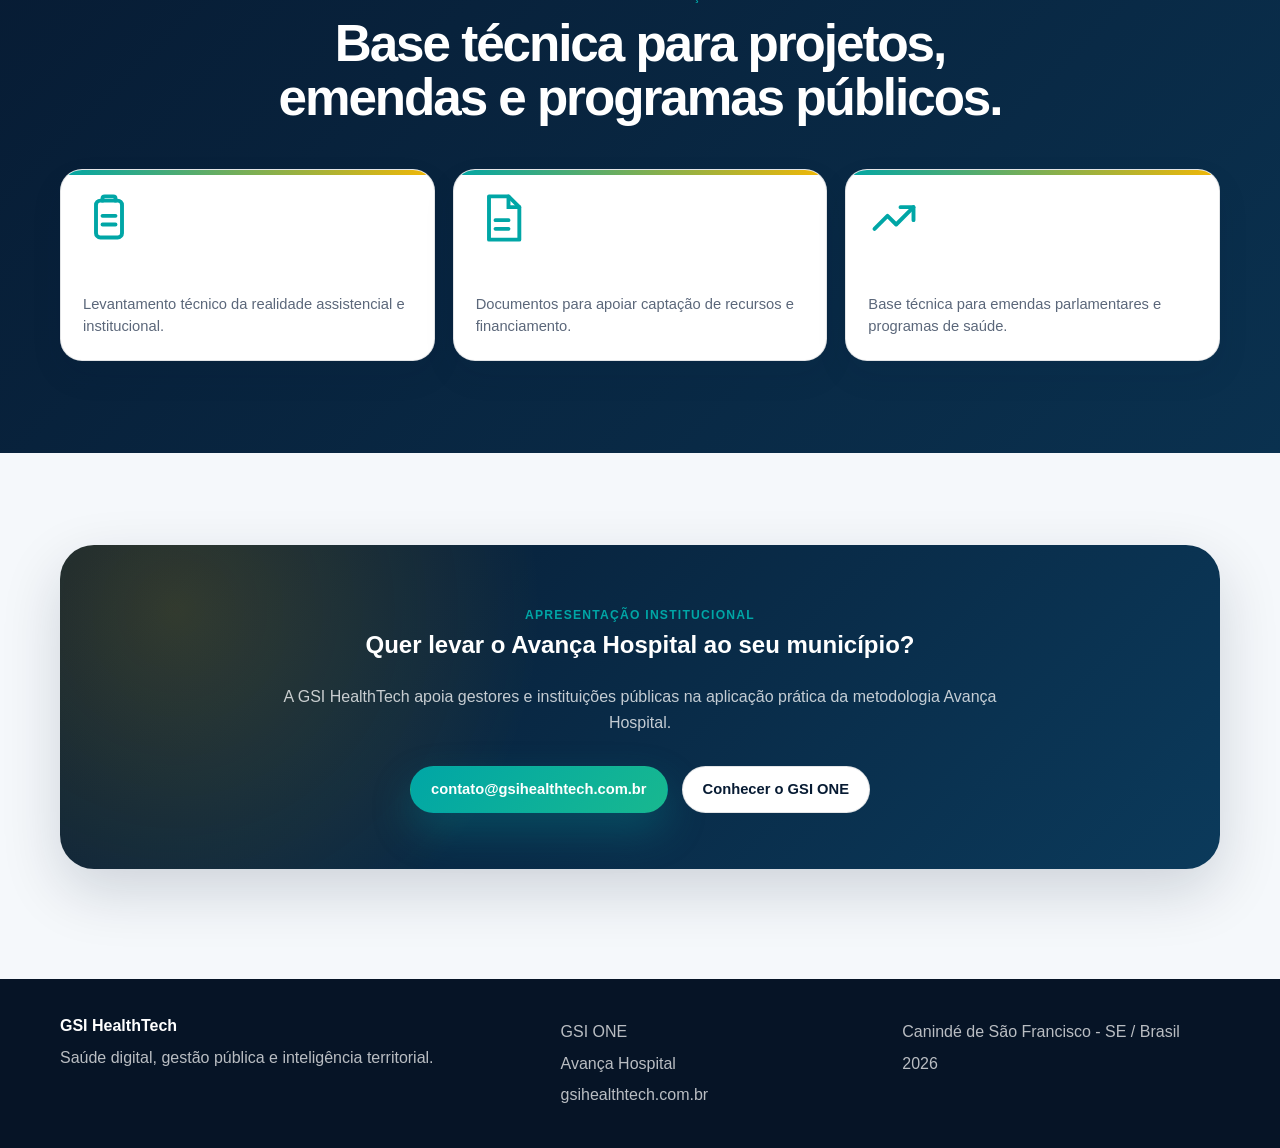
<file: avanca-hospital.html>
<!DOCTYPE html>
<html lang="pt-BR">
<head>
  <meta charset="UTF-8" />
  <meta name="viewport" content="width=device-width, initial-scale=1.0" />
  <meta name="description" content="Programa e case de implantação para modernização hospitalar, governança, fluxos assistenciais, faturamento SUS, captação de recursos e inteligência territorial." />
  <meta name="theme-color" content="#071B33" />
  <link rel="icon" type="image/svg+xml" href="assets/favicon.svg" />
  <meta property="og:type" content="website" />
  <meta property="og:locale" content="pt_BR" />
  <meta property="og:site_name" content="GSI HealthTech" />
  <meta property="og:title" content="Avança Hospital | Programa de Modernização Hospitalar da GSI HealthTech" />
  <meta property="og:description" content="Programa e case de implantação para modernização hospitalar, governança, fluxos assistenciais, faturamento SUS, captação de recursos e inteligência territorial." />
  <meta property="og:url" content="https://gsihealthtech.com.br/avanca-hospital.html" />
  <meta property="og:image" content="https://gsihealthtech.com.br/assets/og-gsihealthtech.svg" />
  <meta name="twitter:card" content="summary_large_image" />
  <meta name="twitter:title" content="Avança Hospital | Programa de Modernização Hospitalar da GSI HealthTech" />
  <meta name="twitter:description" content="Programa e case de implantação para modernização hospitalar, governança, fluxos assistenciais, faturamento SUS, captação de recursos e inteligência territorial." />
  <meta name="twitter:image" content="https://gsihealthtech.com.br/assets/og-gsihealthtech.svg" />
  <title>Avança Hospital | Programa de Modernização Hospitalar da GSI HealthTech</title>
  <link rel="stylesheet" href="style.css" />
</head>
<body>
  <!-- Sprite de ícones reutilizados nos módulos e cards -->
  <svg class="icon-sprite" aria-hidden="true" style="display:none">
    <symbol id="icon-door" viewBox="0 0 24 24" fill="none" stroke="currentColor" stroke-width="1.8">
      <path d="M5 21V4a1 1 0 0 1 1-1h7l5 3v15" stroke-linecap="round" stroke-linejoin="round"/>
      <path d="M13 3v18M9 12h.01" stroke-linecap="round" stroke-linejoin="round"/>
    </symbol>
    <symbol id="icon-clipboard" viewBox="0 0 24 24" fill="none" stroke="currentColor" stroke-width="1.8">
      <rect x="6" y="4" width="12" height="17" rx="2" stroke-linecap="round" stroke-linejoin="round"/>
      <path d="M9 4V3a1 1 0 0 1 1-1h4a1 1 0 0 1 1 1v1M9 11h6M9 15h6" stroke-linecap="round" stroke-linejoin="round"/>
    </symbol>
    <symbol id="icon-activity" viewBox="0 0 24 24" fill="none" stroke="currentColor" stroke-width="1.8">
      <path d="M3 12h4l3 8 4-16 3 8h4" stroke-linecap="round" stroke-linejoin="round"/>
    </symbol>
    <symbol id="icon-eye" viewBox="0 0 24 24" fill="none" stroke="currentColor" stroke-width="1.8">
      <path d="M2 12s3.5-7 10-7 10 7 10 7-3.5 7-10 7-10-7-10-7Z" stroke-linecap="round" stroke-linejoin="round"/>
      <circle cx="12" cy="12" r="3"/>
    </symbol>
    <symbol id="icon-alert" viewBox="0 0 24 24" fill="none" stroke="currentColor" stroke-width="1.8">
      <path d="M12 3 2 21h20L12 3Z" stroke-linecap="round" stroke-linejoin="round"/>
      <path d="M12 10v4M12 17h.01" stroke-linecap="round" stroke-linejoin="round"/>
    </symbol>
    <symbol id="icon-flask" viewBox="0 0 24 24" fill="none" stroke="currentColor" stroke-width="1.8">
      <path d="M9 2h6M10 2v7L4.5 19a2 2 0 0 0 1.8 3h11.4a2 2 0 0 0 1.8-3L14 9V2" stroke-linecap="round" stroke-linejoin="round"/>
      <path d="M7 16h10" stroke-linecap="round"/>
    </symbol>
    <symbol id="icon-cross" viewBox="0 0 24 24" fill="none" stroke="currentColor" stroke-width="1.8">
      <rect x="3" y="3" width="18" height="18" rx="4"/>
      <path d="M12 8v8M8 12h8" stroke-linecap="round"/>
    </symbol>
    <symbol id="icon-arrow" viewBox="0 0 24 24" fill="none" stroke="currentColor" stroke-width="1.8">
      <circle cx="12" cy="12" r="9"/>
      <path d="M9 8l4 4-4 4" stroke-linecap="round" stroke-linejoin="round"/>
    </symbol>
    <symbol id="icon-bar-chart" viewBox="0 0 24 24" fill="none" stroke="currentColor" stroke-width="1.8">
      <path d="M4 20V10M12 20V4M20 20v-7" stroke-linecap="round" stroke-linejoin="round"/>
      <path d="M2 20h20" stroke-linecap="round"/>
    </symbol>
    <symbol id="icon-map" viewBox="0 0 24 24" fill="none" stroke="currentColor" stroke-width="1.8">
      <path d="M9 4 4 6v14l5-2 6 2 5-2V4l-5 2-6-2Z" stroke-linecap="round" stroke-linejoin="round"/>
      <path d="M9 4v14M15 6v14" stroke-linecap="round"/>
    </symbol>
    <symbol id="icon-file" viewBox="0 0 24 24" fill="none" stroke="currentColor" stroke-width="1.8">
      <path d="M6 2h9l5 5v15H6Z" stroke-linecap="round" stroke-linejoin="round"/>
      <path d="M15 2v5h5M9 13h6M9 17h6" stroke-linecap="round"/>
    </symbol>
    <symbol id="icon-shield" viewBox="0 0 24 24" fill="none" stroke="currentColor" stroke-width="1.8">
      <path d="M12 2 4 5v6c0 5.2 3.6 8.7 8 11 4.4-2.3 8-5.8 8-11V5l-8-3Z" stroke-linecap="round" stroke-linejoin="round"/>
      <path d="m9 12 2 2 4-4" stroke-linecap="round" stroke-linejoin="round"/>
    </symbol>
    <symbol id="icon-map-pin" viewBox="0 0 24 24" fill="none" stroke="currentColor" stroke-width="1.8">
      <path d="M12 22s7-7.4 7-12.5A7 7 0 0 0 5 9.5C5 14.6 12 22 12 22Z" stroke-linecap="round" stroke-linejoin="round"/>
      <circle cx="12" cy="9.5" r="2.4"/>
    </symbol>
    <symbol id="icon-trending-up" viewBox="0 0 24 24" fill="none" stroke="currentColor" stroke-width="1.8">
      <path d="M3 17 9 11l4 4 8-8" stroke-linecap="round" stroke-linejoin="round"/>
      <path d="M15 7h6v6" stroke-linecap="round" stroke-linejoin="round"/>
    </symbol>
    <symbol id="icon-layers" viewBox="0 0 24 24" fill="none" stroke="currentColor" stroke-width="1.8">
      <path d="m12 2 9 5-9 5-9-5 9-5Z" stroke-linecap="round" stroke-linejoin="round"/>
      <path d="m3 12 9 5 9-5M3 17l9 5 9-5" stroke-linecap="round" stroke-linejoin="round"/>
    </symbol>
    <symbol id="icon-check-square" viewBox="0 0 24 24" fill="none" stroke="currentColor" stroke-width="1.8">
      <rect x="3" y="3" width="18" height="18" rx="3"/>
      <path d="m8 12 3 3 5-6" stroke-linecap="round" stroke-linejoin="round"/>
    </symbol>
    <symbol id="icon-check-circle" viewBox="0 0 24 24" fill="none" stroke="currentColor" stroke-width="1.8">
      <circle cx="12" cy="12" r="9"/>
      <path d="m8 12 3 3 5-6" stroke-linecap="round" stroke-linejoin="round"/>
    </symbol>
    <symbol id="icon-gauge" viewBox="0 0 24 24" fill="none" stroke="currentColor" stroke-width="1.8">
      <path d="M4 14a8 8 0 1 1 16 0" stroke-linecap="round"/>
      <path d="M12 14 16 9" stroke-linecap="round"/>
      <path d="M2 19h20" stroke-linecap="round"/>
    </symbol>
  </svg>

  <header class="site-header" id="topo">
    <div class="container header-inner">
      <a href="index.html" class="brand" aria-label="GSI HealthTech">
        <span class="brand-mark">GSI</span>
        <span class="brand-text">
          <strong>GSI HealthTech</strong>
          <small>Saúde digital e gestão pública</small>
        </span>
      </a>

      <button class="menu-toggle" aria-label="Abrir menu" aria-expanded="false">
        <span></span>
        <span></span>
        <span></span>
      </button>

      <nav class="main-nav" aria-label="Menu principal">
        <a href="index.html">Início</a>
        <a href="index.html#sobre">Sobre</a>
        <a href="gsi-one.html">GSI ONE</a>
        <a href="avanca-hospital.html" class="active" aria-current="page">Avança Hospital</a>
        <a href="index.html#solucoes">Soluções</a>
        <a href="index.html#observatorio">Observatório</a>
        <a href="index.html#contato" class="nav-cta">Contato</a>
      </nav>
    </div>
  </header>

  <main>
    <section class="hero" id="inicio">
      <div class="container hero-grid">
        <div class="hero-content reveal">
          <span class="eyebrow">Programa / Case de implantação</span>
          <h1>Avança Hospital</h1>
          <p class="hero-subtitle">Modernização hospitalar, governança assistencial e inteligência territorial aplicada à saúde pública.</p>
          <p class="hero-text">
            O Avança Hospital é o programa/case de implantação do ecossistema GSI HealthTech. Ele demonstra a aplicação prática da metodologia na reorganização de unidades hospitalares públicas, integrando diagnóstico situacional, protocolos, fluxos assistenciais, indicadores, sustentabilidade financeira, faturamento SUS, captação de recursos e observatório territorial.
          </p>
          <div class="hero-actions">
            <a href="#eixos" class="btn btn-lg btn-primary">Ver eixos do programa<svg class="btn-arrow" viewBox="0 0 24 24" fill="none" stroke="currentColor" stroke-width="2"><path d="M5 12h14M13 6l6 6-6 6" stroke-linecap="round" stroke-linejoin="round"/></svg></a>
            <a href="gsi-one.html" class="btn btn-lg btn-secondary">Conhecer o GSI ONE<svg class="btn-arrow" viewBox="0 0 24 24" fill="none" stroke="currentColor" stroke-width="2"><path d="M5 12h14M13 6l6 6-6 6" stroke-linecap="round" stroke-linejoin="round"/></svg></a>
            <a href="index.html#contato" class="btn btn-md btn-ghost">Falar com a GSI HealthTech</a>
          </div>
        </div>

        <div class="hero-panel reveal" aria-label="Painel ilustrativo Avança Hospital">
          <div class="panel-header">
            <span></span>
            <span></span>
            <span></span>
          </div>
          <div class="panel-title">Painel do Programa Avança Hospital</div>
          <div class="metric-row">
            <div>
              <strong>Governança Hospitalar</strong>
              <small>Estrutura institucional</small>
            </div>
            <span>GOV</span>
          </div>
          <div class="metric-row">
            <div>
              <strong>Urgência Segura</strong>
              <small>Apoio contínuo ao fluxo crítico</small>
            </div>
            <span>24h</span>
          </div>
          <div class="metric-row">
            <div>
              <strong>Faturamento SUS</strong>
              <small>Rastreabilidade e auditoria</small>
            </div>
            <span>SUS</span>
          </div>
          <div class="flow-line">
            <span>Observação e Estabilização</span>
            <span>Turismo Seguro</span>
            <span>Captação de Recursos</span>
            <span>Observatório Assistencial</span>
          </div>
        </div>
      </div>
    </section>

    <section class="section" id="visao-geral">
      <div class="container split">
        <div class="section-heading reveal">
          <span class="eyebrow">Visão geral do programa</span>
          <h2>Metodologia aplicada à reorganização hospitalar pública.</h2>
        </div>
        <div class="text-block reveal">
          <p>
            O Avança Hospital parte de um diagnóstico situacional da unidade de saúde para estruturar protocolos, fluxos assistenciais e rotinas de governança, com foco na realidade de hospitais municipais e redes públicas de saúde.
          </p>
          <p>
            A metodologia integra assistência, gestão e território, conectando reorganização clínica, sustentabilidade financeira e inteligência territorial em um único programa de modernização.
          </p>
        </div>
      </div>
    </section>

    <section class="section section-accent" id="eixos">
      <div class="container">
        <div class="section-heading center reveal">
          <span class="eyebrow">Eixos estratégicos</span>
          <h2>Doze eixos para a modernização assistencial.</h2>
        </div>

        <div class="cards-grid">
          <article class="card card-md reveal">
            <svg class="card-icon"><use href="#icon-shield"/></svg>
            <h3>Governança Hospitalar</h3>
            <p>Estruturação de responsabilidades, rotinas e gestão institucional.</p>
          </article>
          <article class="card card-md reveal">
            <svg class="card-icon"><use href="#icon-activity"/></svg>
            <h3>Urgência Segura</h3>
            <p>Organização do percurso do paciente na entrada, triagem e desfecho.</p>
          </article>
          <article class="card card-md reveal">
            <svg class="card-icon"><use href="#icon-clipboard"/></svg>
            <h3>Triagem e Classificação de Risco</h3>
            <p>Avaliação inicial e priorização conforme critérios de risco.</p>
          </article>
          <article class="card card-md reveal">
            <svg class="card-icon"><use href="#icon-eye"/></svg>
            <h3>Observação Clínica, Pediátrica e Obstétrica</h3>
            <p>Monitoramento contínuo por perfil assistencial.</p>
          </article>
          <article class="card card-md reveal">
            <svg class="card-icon"><use href="#icon-alert"/></svg>
            <h3>Sala de Estabilização</h3>
            <p>Fluxos críticos, checklist e suporte à estabilização.</p>
          </article>
          <article class="card card-md reveal">
            <svg class="card-icon"><use href="#icon-gauge"/></svg>
            <h3>Diagnóstico e Apoio 24h</h3>
            <p>Suporte técnico contínuo ao fluxo de urgência.</p>
          </article>
          <article class="card card-md reveal">
            <svg class="card-icon"><use href="#icon-file"/></svg>
            <h3>Faturamento SUS</h3>
            <p>Rastreabilidade e produção assistencial para faturamento.</p>
          </article>
          <article class="card card-md reveal">
            <svg class="card-icon"><use href="#icon-check-square"/></svg>
            <h3>Auditoria Hospitalar</h3>
            <p>Verificação de conformidade dos registros assistenciais.</p>
          </article>
          <article class="card card-md reveal">
            <svg class="card-icon"><use href="#icon-map-pin"/></svg>
            <h3>Turismo Seguro</h3>
            <p>Planejamento para sazonalidade, visitantes e eventos.</p>
          </article>
          <article class="card card-md reveal">
            <svg class="card-icon"><use href="#icon-map"/></svg>
            <h3>Observatório de Mobilidade Assistencial</h3>
            <p>Leitura territorial da origem e fluxo dos pacientes.</p>
          </article>
          <article class="card card-md reveal">
            <svg class="card-icon"><use href="#icon-trending-up"/></svg>
            <h3>Captação de Recursos</h3>
            <p>Projetos técnicos para emendas, programas e financiamento público.</p>
          </article>
          <article class="card card-md reveal">
            <svg class="card-icon"><use href="#icon-check-circle"/></svg>
            <h3>Protocolos Operacionais</h3>
            <p>Padronização de rotinas e fluxos assistenciais.</p>
          </article>
        </div>
      </div>
    </section>

    <section class="section section-dark" id="fluxos">
      <div class="container">
        <div class="section-heading center reveal">
          <span class="eyebrow">Fluxos assistenciais reorganizados</span>
          <h2>Um percurso assistencial reorganizado, do acolhimento ao desfecho.</h2>
        </div>

        <div class="module-grid">
          <span><svg class="module-icon"><use href="#icon-door"/></svg>Recepção e Acolhimento</span>
          <span><svg class="module-icon"><use href="#icon-clipboard"/></svg>Classificação de Risco</span>
          <span><svg class="module-icon"><use href="#icon-activity"/></svg>Consulta e Conduta</span>
          <span><svg class="module-icon"><use href="#icon-eye"/></svg>Observação Clínica</span>
          <span><svg class="module-icon"><use href="#icon-alert"/></svg>Sala de Estabilização</span>
          <span><svg class="module-icon"><use href="#icon-arrow"/></svg>Transferência Segura</span>
        </div>
      </div>
    </section>

    <section class="section" id="observacao">
      <div class="container">
        <div class="section-heading center reveal">
          <span class="eyebrow">Observação, estabilização e transferência</span>
          <h2>Segurança assistencial nos momentos mais críticos do atendimento.</h2>
        </div>

        <div class="cards-grid three">
          <article class="card card-md reveal">
            <svg class="card-icon"><use href="#icon-eye"/></svg>
            <h3>Observação Clínica, Pediátrica e Obstétrica</h3>
            <p>Critérios de monitoramento, reavaliação e segurança assistencial por perfil.</p>
          </article>
          <article class="card card-md reveal">
            <svg class="card-icon"><use href="#icon-alert"/></svg>
            <h3>Sala de Estabilização</h3>
            <p>Fluxo crítico, checklist e suporte imediato à estabilização.</p>
          </article>
          <article class="card card-md reveal">
            <svg class="card-icon"><use href="#icon-arrow"/></svg>
            <h3>Transferência e Regulação Segura</h3>
            <p>Organização da transferência e apoio à regulação de leitos.</p>
          </article>
        </div>
      </div>
    </section>

    <section class="section section-accent" id="faturamento">
      <div class="container split">
        <div class="section-heading reveal">
          <span class="eyebrow">Sustentabilidade financeira</span>
          <h2>Faturamento SUS e auditoria com rastreabilidade assistencial.</h2>
        </div>
        <div class="text-block reveal">
          <p>
            O programa organiza o registro da produção assistencial, apoiando a rastreabilidade necessária para o faturamento SUS e para processos de auditoria hospitalar.
          </p>
          <p>
            Essa estrutura também sustenta projetos de captação de recursos, emendas parlamentares e programas de financiamento público voltados à modernização hospitalar.
          </p>
        </div>
      </div>
    </section>

    <section class="section" id="turismo">
      <div class="container split">
        <div class="section-heading reveal">
          <span class="eyebrow">Turismo seguro e observatório de mobilidade</span>
          <h2>Inteligência territorial para compreender a pressão sobre a rede.</h2>
          <p>
            A leitura territorial permite compreender o impacto de visitantes, eventos e sazonalidade sobre a rede pública de saúde, apoiando o planejamento assistencial e a captação de recursos.
          </p>
        </div>
        <div class="territory-panel reveal">
          <div class="territory-item">
            <div class="territory-head"><svg class="territory-icon"><use href="#icon-map-pin"/></svg><strong>Turismo e Sazonalidade</strong></div>
            <span>Visitantes, eventos e períodos críticos</span>
            <div class="territory-bar"><i style="--w:70%"></i></div>
          </div>
          <div class="territory-item">
            <div class="territory-head"><svg class="territory-icon"><use href="#icon-arrow"/></svg><strong>Mobilidade Assistencial</strong></div>
            <span>Deslocamento entre municípios e serviços</span>
            <div class="territory-bar"><i style="--w:64%"></i></div>
          </div>
          <div class="territory-item">
            <div class="territory-head"><svg class="territory-icon"><use href="#icon-trending-up"/></svg><strong>Pressão sobre a Rede</strong></div>
            <span>Picos de demanda e capacidade instalada</span>
            <div class="territory-bar"><i style="--w:58%"></i></div>
          </div>
          <div class="territory-item">
            <div class="territory-head"><svg class="territory-icon"><use href="#icon-bar-chart"/></svg><strong>Planejamento e Captação</strong></div>
            <span>Dados territoriais para decisão pública</span>
            <div class="territory-bar"><i style="--w:85%"></i></div>
          </div>
        </div>
      </div>
    </section>

    <section class="section section-dark" id="captacao">
      <div class="container">
        <div class="section-heading center reveal">
          <span class="eyebrow">Documentos técnicos e captação de recursos</span>
          <h2>Base técnica para projetos, emendas e programas públicos.</h2>
        </div>
        <div class="cards-grid three">
          <article class="card card-md reveal">
            <svg class="card-icon"><use href="#icon-clipboard"/></svg>
            <h3>Diagnóstico Situacional</h3>
            <p>Levantamento técnico da realidade assistencial e institucional.</p>
          </article>
          <article class="card card-md reveal">
            <svg class="card-icon"><use href="#icon-file"/></svg>
            <h3>Projetos Técnicos e Captação</h3>
            <p>Documentos para apoiar captação de recursos e financiamento.</p>
          </article>
          <article class="card card-md reveal">
            <svg class="card-icon"><use href="#icon-trending-up"/></svg>
            <h3>Emendas e Programas Públicos</h3>
            <p>Base técnica para emendas parlamentares e programas de saúde.</p>
          </article>
        </div>
      </div>
    </section>

    <section class="section contact" id="apresentacao">
      <div class="container contact-box reveal">
        <span class="eyebrow">Apresentação institucional</span>
        <h2>Quer levar o Avança Hospital ao seu município?</h2>
        <p>
          A GSI HealthTech apoia gestores e instituições públicas na aplicação prática da metodologia Avança Hospital.
        </p>
        <div class="hero-actions center-actions">
          <a href="mailto:contato@gsihealthtech.com.br" class="btn btn-md btn-primary">contato@gsihealthtech.com.br</a>
          <a href="gsi-one.html" class="btn btn-md btn-secondary">Conhecer o GSI ONE</a>
        </div>
      </div>
    </section>
  </main>

  <footer class="site-footer">
    <div class="container footer-grid">
      <div>
        <strong>GSI HealthTech</strong>
        <p>Saúde digital, gestão pública e inteligência territorial.</p>
      </div>
      <div>
        <p><a href="gsi-one.html">GSI ONE</a></p>
        <p><a href="avanca-hospital.html">Avança Hospital</a></p>
        <p>gsihealthtech.com.br</p>
      </div>
      <div>
        <p>Canindé de São Francisco - SE / Brasil</p>
        <p>2026</p>
      </div>
    </div>
  </footer>

  <button class="back-to-top" aria-label="Voltar ao topo">↑</button>

  <script src="script.js"></script>
</body>
</html>
</file>
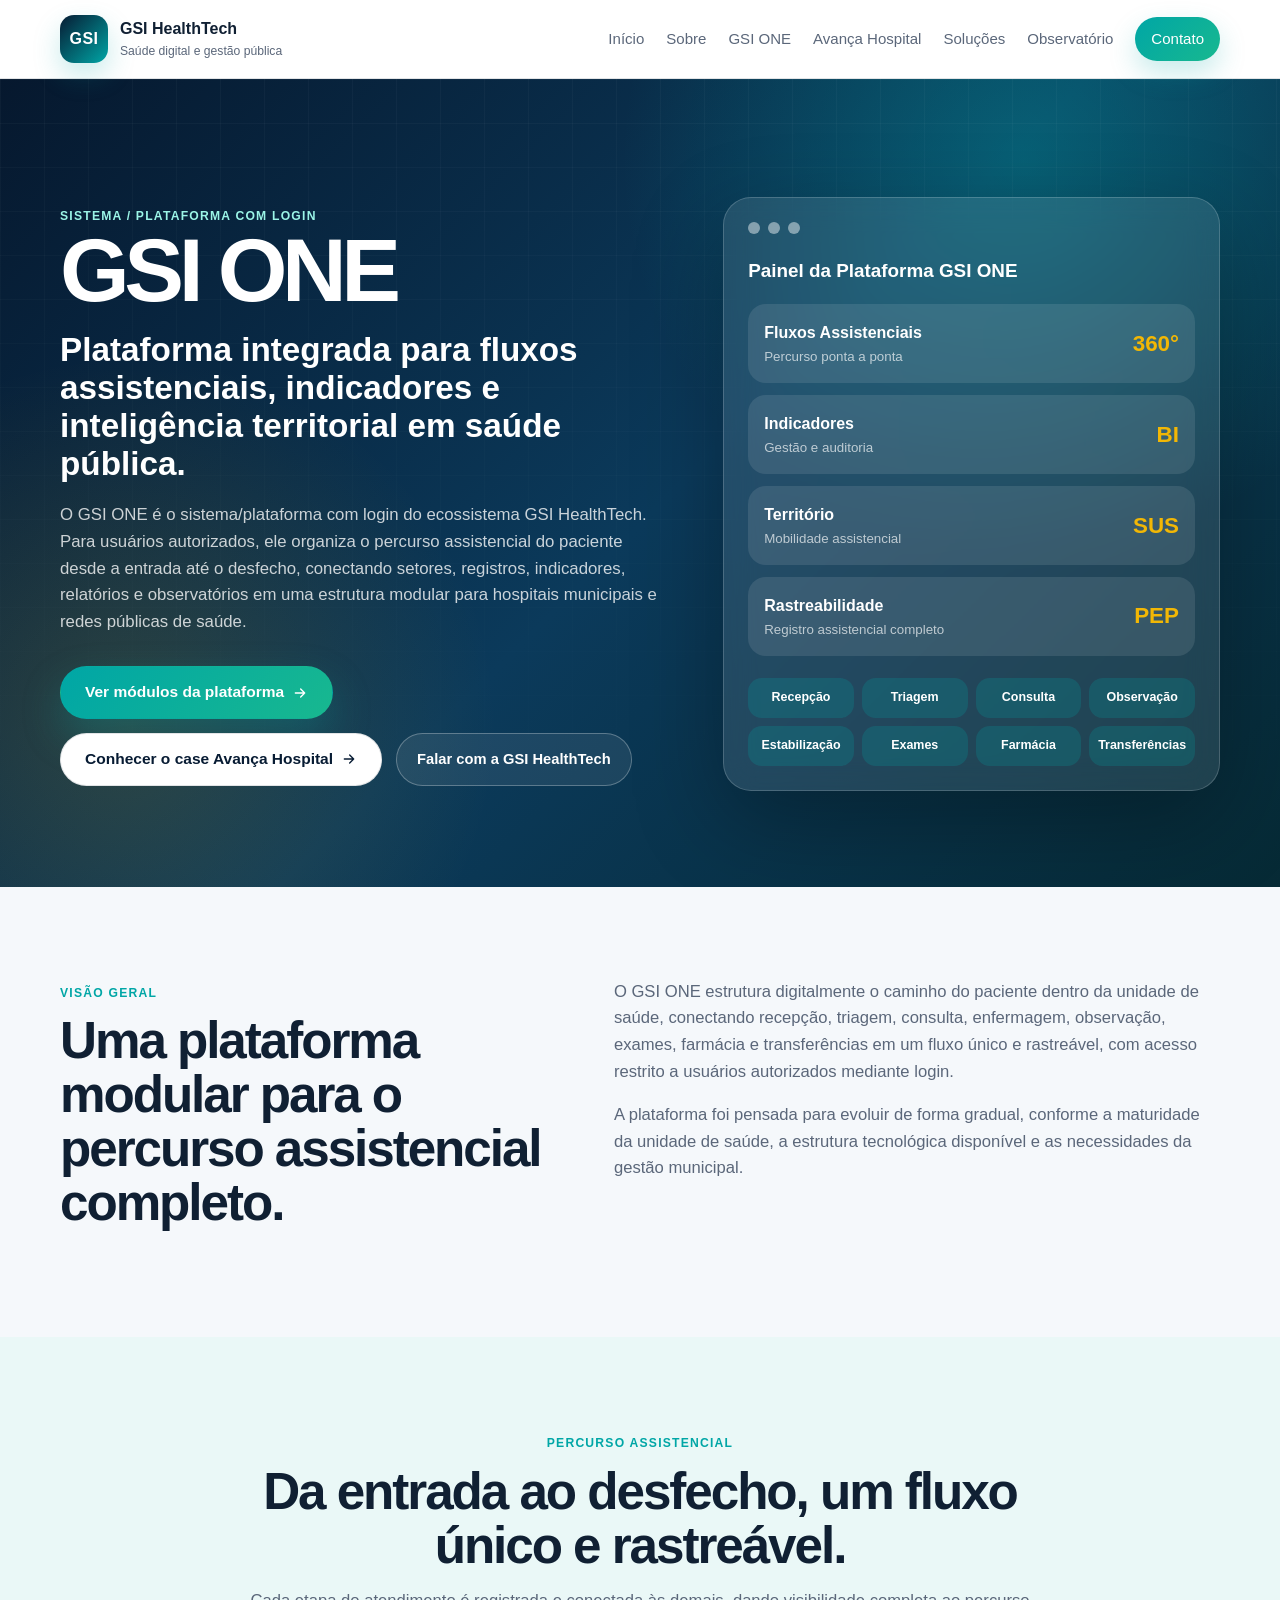
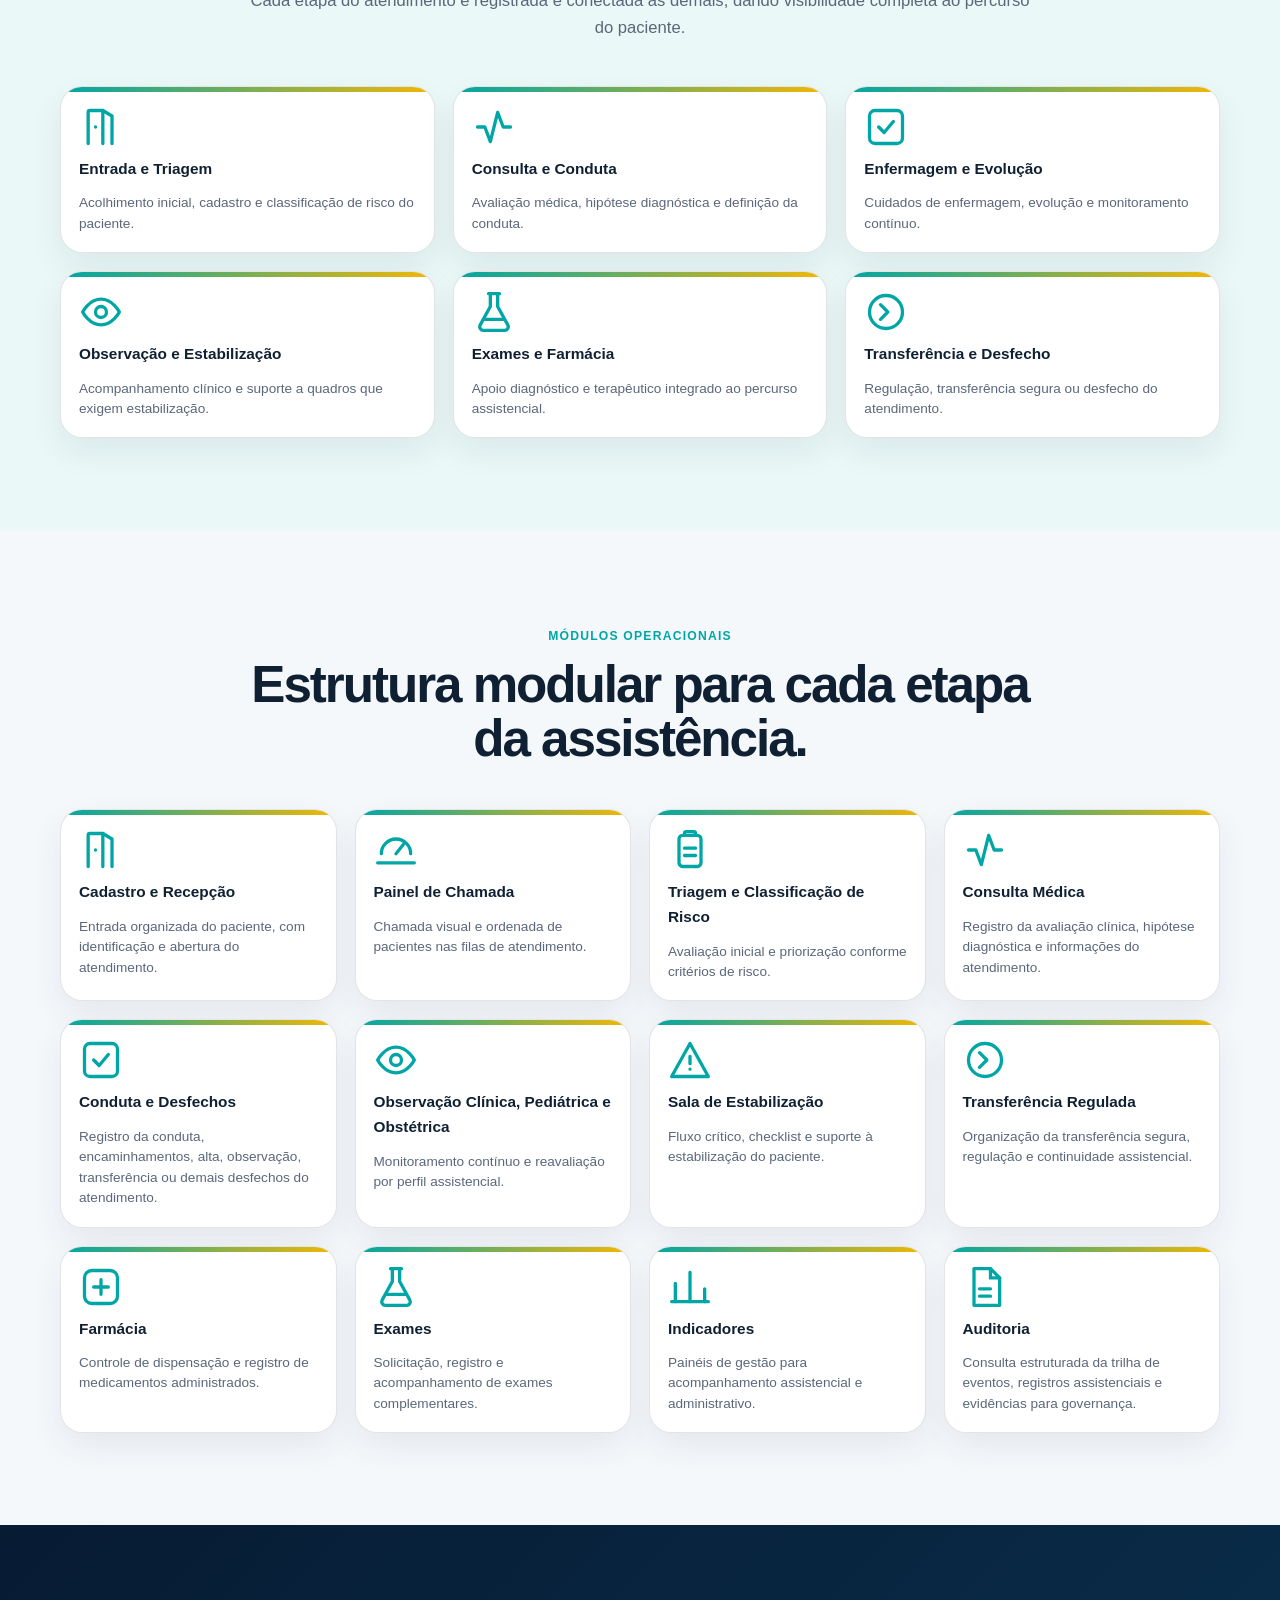
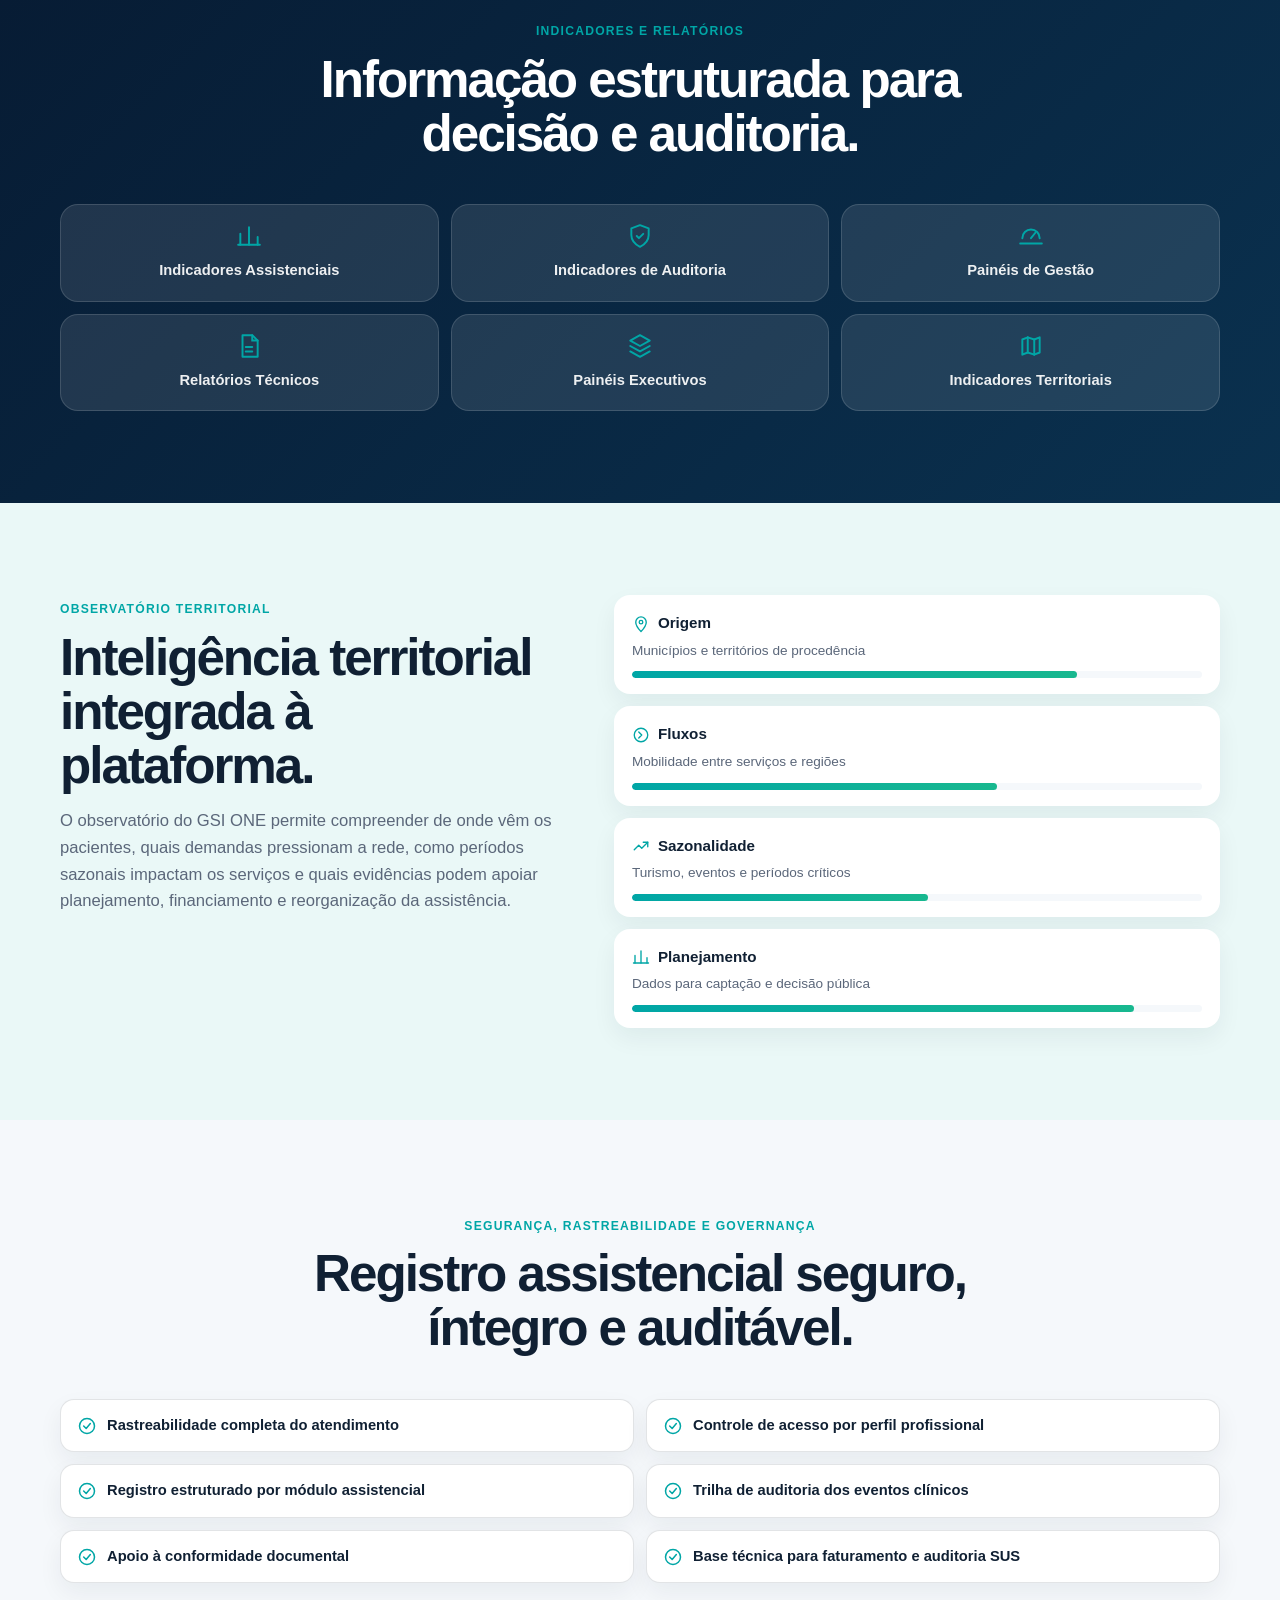
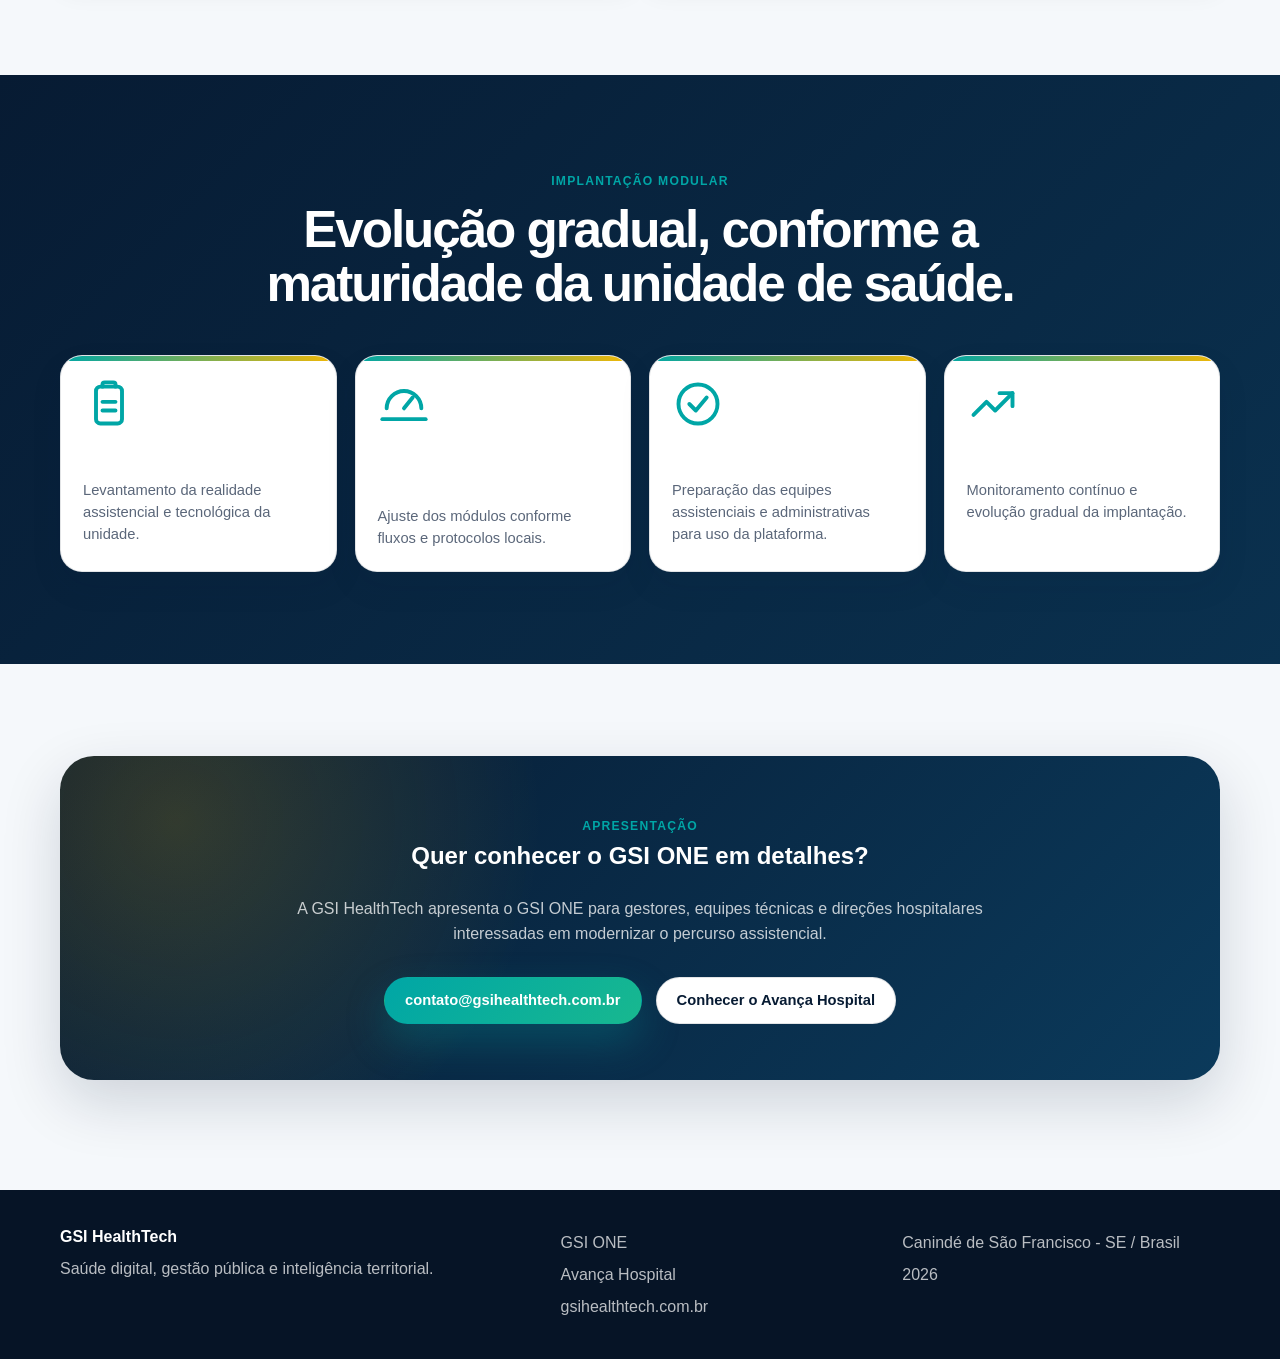
<file: gsi-one.html>
<!DOCTYPE html>
<html lang="pt-BR">
<head>
  <meta charset="UTF-8" />
  <meta name="viewport" content="width=device-width, initial-scale=1.0" />
  <meta name="description" content="Sistema e plataforma com login para organização de fluxos assistenciais, indicadores, prontuário, observatório territorial e gestão operacional em redes públicas de saúde." />
  <meta name="theme-color" content="#071B33" />
  <link rel="icon" type="image/svg+xml" href="assets/favicon.svg" />
  <meta property="og:type" content="website" />
  <meta property="og:locale" content="pt_BR" />
  <meta property="og:site_name" content="GSI HealthTech" />
  <meta property="og:title" content="GSI ONE | Sistema e Plataforma de Saúde Digital da GSI HealthTech" />
  <meta property="og:description" content="Sistema e plataforma com login para organização de fluxos assistenciais, indicadores, prontuário, observatório territorial e gestão operacional em redes públicas de saúde." />
  <meta property="og:url" content="https://gsihealthtech.com.br/gsi-one.html" />
  <meta property="og:image" content="https://gsihealthtech.com.br/assets/og-gsihealthtech.svg" />
  <meta name="twitter:card" content="summary_large_image" />
  <meta name="twitter:title" content="GSI ONE | Sistema e Plataforma de Saúde Digital da GSI HealthTech" />
  <meta name="twitter:description" content="Sistema e plataforma com login para organização de fluxos assistenciais, indicadores, prontuário, observatório territorial e gestão operacional em redes públicas de saúde." />
  <meta name="twitter:image" content="https://gsihealthtech.com.br/assets/og-gsihealthtech.svg" />
  <title>GSI ONE | Sistema e Plataforma de Saúde Digital da GSI HealthTech</title>
  <link rel="stylesheet" href="style.css" />
</head>
<body>
  <!-- Sprite de ícones reutilizados nos módulos e cards -->
  <svg class="icon-sprite" aria-hidden="true" style="display:none">
    <symbol id="icon-door" viewBox="0 0 24 24" fill="none" stroke="currentColor" stroke-width="1.8">
      <path d="M5 21V4a1 1 0 0 1 1-1h7l5 3v15" stroke-linecap="round" stroke-linejoin="round"/>
      <path d="M13 3v18M9 12h.01" stroke-linecap="round" stroke-linejoin="round"/>
    </symbol>
    <symbol id="icon-clipboard" viewBox="0 0 24 24" fill="none" stroke="currentColor" stroke-width="1.8">
      <rect x="6" y="4" width="12" height="17" rx="2" stroke-linecap="round" stroke-linejoin="round"/>
      <path d="M9 4V3a1 1 0 0 1 1-1h4a1 1 0 0 1 1 1v1M9 11h6M9 15h6" stroke-linecap="round" stroke-linejoin="round"/>
    </symbol>
    <symbol id="icon-activity" viewBox="0 0 24 24" fill="none" stroke="currentColor" stroke-width="1.8">
      <path d="M3 12h4l3 8 4-16 3 8h4" stroke-linecap="round" stroke-linejoin="round"/>
    </symbol>
    <symbol id="icon-eye" viewBox="0 0 24 24" fill="none" stroke="currentColor" stroke-width="1.8">
      <path d="M2 12s3.5-7 10-7 10 7 10 7-3.5 7-10 7-10-7-10-7Z" stroke-linecap="round" stroke-linejoin="round"/>
      <circle cx="12" cy="12" r="3"/>
    </symbol>
    <symbol id="icon-alert" viewBox="0 0 24 24" fill="none" stroke="currentColor" stroke-width="1.8">
      <path d="M12 3 2 21h20L12 3Z" stroke-linecap="round" stroke-linejoin="round"/>
      <path d="M12 10v4M12 17h.01" stroke-linecap="round" stroke-linejoin="round"/>
    </symbol>
    <symbol id="icon-flask" viewBox="0 0 24 24" fill="none" stroke="currentColor" stroke-width="1.8">
      <path d="M9 2h6M10 2v7L4.5 19a2 2 0 0 0 1.8 3h11.4a2 2 0 0 0 1.8-3L14 9V2" stroke-linecap="round" stroke-linejoin="round"/>
      <path d="M7 16h10" stroke-linecap="round"/>
    </symbol>
    <symbol id="icon-cross" viewBox="0 0 24 24" fill="none" stroke="currentColor" stroke-width="1.8">
      <rect x="3" y="3" width="18" height="18" rx="4"/>
      <path d="M12 8v8M8 12h8" stroke-linecap="round"/>
    </symbol>
    <symbol id="icon-arrow" viewBox="0 0 24 24" fill="none" stroke="currentColor" stroke-width="1.8">
      <circle cx="12" cy="12" r="9"/>
      <path d="M9 8l4 4-4 4" stroke-linecap="round" stroke-linejoin="round"/>
    </symbol>
    <symbol id="icon-bar-chart" viewBox="0 0 24 24" fill="none" stroke="currentColor" stroke-width="1.8">
      <path d="M4 20V10M12 20V4M20 20v-7" stroke-linecap="round" stroke-linejoin="round"/>
      <path d="M2 20h20" stroke-linecap="round"/>
    </symbol>
    <symbol id="icon-map" viewBox="0 0 24 24" fill="none" stroke="currentColor" stroke-width="1.8">
      <path d="M9 4 4 6v14l5-2 6 2 5-2V4l-5 2-6-2Z" stroke-linecap="round" stroke-linejoin="round"/>
      <path d="M9 4v14M15 6v14" stroke-linecap="round"/>
    </symbol>
    <symbol id="icon-file" viewBox="0 0 24 24" fill="none" stroke="currentColor" stroke-width="1.8">
      <path d="M6 2h9l5 5v15H6Z" stroke-linecap="round" stroke-linejoin="round"/>
      <path d="M15 2v5h5M9 13h6M9 17h6" stroke-linecap="round"/>
    </symbol>
    <symbol id="icon-shield" viewBox="0 0 24 24" fill="none" stroke="currentColor" stroke-width="1.8">
      <path d="M12 2 4 5v6c0 5.2 3.6 8.7 8 11 4.4-2.3 8-5.8 8-11V5l-8-3Z" stroke-linecap="round" stroke-linejoin="round"/>
      <path d="m9 12 2 2 4-4" stroke-linecap="round" stroke-linejoin="round"/>
    </symbol>
    <symbol id="icon-map-pin" viewBox="0 0 24 24" fill="none" stroke="currentColor" stroke-width="1.8">
      <path d="M12 22s7-7.4 7-12.5A7 7 0 0 0 5 9.5C5 14.6 12 22 12 22Z" stroke-linecap="round" stroke-linejoin="round"/>
      <circle cx="12" cy="9.5" r="2.4"/>
    </symbol>
    <symbol id="icon-trending-up" viewBox="0 0 24 24" fill="none" stroke="currentColor" stroke-width="1.8">
      <path d="M3 17 9 11l4 4 8-8" stroke-linecap="round" stroke-linejoin="round"/>
      <path d="M15 7h6v6" stroke-linecap="round" stroke-linejoin="round"/>
    </symbol>
    <symbol id="icon-layers" viewBox="0 0 24 24" fill="none" stroke="currentColor" stroke-width="1.8">
      <path d="m12 2 9 5-9 5-9-5 9-5Z" stroke-linecap="round" stroke-linejoin="round"/>
      <path d="m3 12 9 5 9-5M3 17l9 5 9-5" stroke-linecap="round" stroke-linejoin="round"/>
    </symbol>
    <symbol id="icon-check-square" viewBox="0 0 24 24" fill="none" stroke="currentColor" stroke-width="1.8">
      <rect x="3" y="3" width="18" height="18" rx="3"/>
      <path d="m8 12 3 3 5-6" stroke-linecap="round" stroke-linejoin="round"/>
    </symbol>
    <symbol id="icon-check-circle" viewBox="0 0 24 24" fill="none" stroke="currentColor" stroke-width="1.8">
      <circle cx="12" cy="12" r="9"/>
      <path d="m8 12 3 3 5-6" stroke-linecap="round" stroke-linejoin="round"/>
    </symbol>
    <symbol id="icon-gauge" viewBox="0 0 24 24" fill="none" stroke="currentColor" stroke-width="1.8">
      <path d="M4 14a8 8 0 1 1 16 0" stroke-linecap="round"/>
      <path d="M12 14 16 9" stroke-linecap="round"/>
      <path d="M2 19h20" stroke-linecap="round"/>
    </symbol>
  </svg>

  <header class="site-header" id="topo">
    <div class="container header-inner">
      <a href="index.html" class="brand" aria-label="GSI HealthTech">
        <span class="brand-mark">GSI</span>
        <span class="brand-text">
          <strong>GSI HealthTech</strong>
          <small>Saúde digital e gestão pública</small>
        </span>
      </a>

      <button class="menu-toggle" aria-label="Abrir menu" aria-expanded="false">
        <span></span>
        <span></span>
        <span></span>
      </button>

      <nav class="main-nav" aria-label="Menu principal">
        <a href="index.html">Início</a>
        <a href="index.html#sobre">Sobre</a>
        <a href="gsi-one.html" class="active" aria-current="page">GSI ONE</a>
        <a href="avanca-hospital.html">Avança Hospital</a>
        <a href="index.html#solucoes">Soluções</a>
        <a href="index.html#observatorio">Observatório</a>
        <a href="index.html#contato" class="nav-cta">Contato</a>
      </nav>
    </div>
  </header>

  <main>
    <section class="hero" id="inicio">
      <div class="container hero-grid">
        <div class="hero-content reveal">
          <span class="eyebrow">Sistema / Plataforma com login</span>
          <h1>GSI ONE</h1>
          <p class="hero-subtitle">Plataforma integrada para fluxos assistenciais, indicadores e inteligência territorial em saúde pública.</p>
          <p class="hero-text">
            O GSI ONE é o sistema/plataforma com login do ecossistema GSI HealthTech. Para usuários autorizados, ele organiza o percurso assistencial do paciente desde a entrada até o desfecho, conectando setores, registros, indicadores, relatórios e observatórios em uma estrutura modular para hospitais municipais e redes públicas de saúde.
          </p>
          <div class="hero-actions">
            <a href="#modulos" class="btn btn-lg btn-primary">Ver módulos da plataforma<svg class="btn-arrow" viewBox="0 0 24 24" fill="none" stroke="currentColor" stroke-width="2"><path d="M5 12h14M13 6l6 6-6 6" stroke-linecap="round" stroke-linejoin="round"/></svg></a>
            <a href="avanca-hospital.html" class="btn btn-lg btn-secondary">Conhecer o case Avança Hospital<svg class="btn-arrow" viewBox="0 0 24 24" fill="none" stroke="currentColor" stroke-width="2"><path d="M5 12h14M13 6l6 6-6 6" stroke-linecap="round" stroke-linejoin="round"/></svg></a>
            <a href="index.html#contato" class="btn btn-md btn-ghost">Falar com a GSI HealthTech</a>
          </div>
        </div>

        <div class="hero-panel reveal" aria-label="Painel ilustrativo GSI ONE">
          <div class="panel-header">
            <span></span>
            <span></span>
            <span></span>
          </div>
          <div class="panel-title">Painel da Plataforma GSI ONE</div>
          <div class="metric-row">
            <div>
              <strong>Fluxos Assistenciais</strong>
              <small>Percurso ponta a ponta</small>
            </div>
            <span>360°</span>
          </div>
          <div class="metric-row">
            <div>
              <strong>Indicadores</strong>
              <small>Gestão e auditoria</small>
            </div>
            <span>BI</span>
          </div>
          <div class="metric-row">
            <div>
              <strong>Território</strong>
              <small>Mobilidade assistencial</small>
            </div>
            <span>SUS</span>
          </div>
          <div class="metric-row">
            <div>
              <strong>Rastreabilidade</strong>
              <small>Registro assistencial completo</small>
            </div>
            <span>PEP</span>
          </div>
          <div class="flow-line">
            <span>Recepção</span>
            <span>Triagem</span>
            <span>Consulta</span>
            <span>Observação</span>
            <span>Estabilização</span>
            <span>Exames</span>
            <span>Farmácia</span>
            <span>Transferências</span>
          </div>
        </div>
      </div>
    </section>

    <section class="section" id="visao-geral">
      <div class="container split">
        <div class="section-heading reveal">
          <span class="eyebrow">Visão geral</span>
          <h2>Uma plataforma modular para o percurso assistencial completo.</h2>
        </div>
        <div class="text-block reveal">
          <p>
            O GSI ONE estrutura digitalmente o caminho do paciente dentro da unidade de saúde, conectando recepção, triagem, consulta, enfermagem, observação, exames, farmácia e transferências em um fluxo único e rastreável, com acesso restrito a usuários autorizados mediante login.
          </p>
          <p>
            A plataforma foi pensada para evoluir de forma gradual, conforme a maturidade da unidade de saúde, a estrutura tecnológica disponível e as necessidades da gestão municipal.
          </p>
        </div>
      </div>
    </section>

    <section class="section section-accent" id="percurso">
      <div class="container">
        <div class="section-heading center reveal">
          <span class="eyebrow">Percurso assistencial</span>
          <h2>Da entrada ao desfecho, um fluxo único e rastreável.</h2>
          <p>Cada etapa do atendimento é registrada e conectada às demais, dando visibilidade completa ao percurso do paciente.</p>
        </div>

        <div class="cards-grid three">
          <article class="card card-sm reveal">
            <svg class="card-icon"><use href="#icon-door"/></svg>
            <h3>Entrada e Triagem</h3>
            <p>Acolhimento inicial, cadastro e classificação de risco do paciente.</p>
          </article>
          <article class="card card-sm reveal">
            <svg class="card-icon"><use href="#icon-activity"/></svg>
            <h3>Consulta e Conduta</h3>
            <p>Avaliação médica, hipótese diagnóstica e definição da conduta.</p>
          </article>
          <article class="card card-sm reveal">
            <svg class="card-icon"><use href="#icon-check-square"/></svg>
            <h3>Enfermagem e Evolução</h3>
            <p>Cuidados de enfermagem, evolução e monitoramento contínuo.</p>
          </article>
          <article class="card card-sm reveal">
            <svg class="card-icon"><use href="#icon-eye"/></svg>
            <h3>Observação e Estabilização</h3>
            <p>Acompanhamento clínico e suporte a quadros que exigem estabilização.</p>
          </article>
          <article class="card card-sm reveal">
            <svg class="card-icon"><use href="#icon-flask"/></svg>
            <h3>Exames e Farmácia</h3>
            <p>Apoio diagnóstico e terapêutico integrado ao percurso assistencial.</p>
          </article>
          <article class="card card-sm reveal">
            <svg class="card-icon"><use href="#icon-arrow"/></svg>
            <h3>Transferência e Desfecho</h3>
            <p>Regulação, transferência segura ou desfecho do atendimento.</p>
          </article>
        </div>
      </div>
    </section>

    <section class="section" id="modulos">
      <div class="container">
        <div class="section-heading center reveal">
          <span class="eyebrow">Módulos operacionais</span>
          <h2>Estrutura modular para cada etapa da assistência.</h2>
        </div>

        <div class="cards-grid">
          <article class="card card-sm reveal">
            <svg class="card-icon"><use href="#icon-door"/></svg>
            <h3>Cadastro e Recepção</h3>
            <p>Entrada organizada do paciente, com identificação e abertura do atendimento.</p>
          </article>
          <article class="card card-sm reveal">
            <svg class="card-icon"><use href="#icon-gauge"/></svg>
            <h3>Painel de Chamada</h3>
            <p>Chamada visual e ordenada de pacientes nas filas de atendimento.</p>
          </article>
          <article class="card card-sm reveal">
            <svg class="card-icon"><use href="#icon-clipboard"/></svg>
            <h3>Triagem e Classificação de Risco</h3>
            <p>Avaliação inicial e priorização conforme critérios de risco.</p>
          </article>
          <article class="card card-sm reveal">
            <svg class="card-icon"><use href="#icon-activity"/></svg>
            <h3>Consulta Médica</h3>
            <p>Registro da avaliação clínica, hipótese diagnóstica e informações do atendimento.</p>
          </article>
          <article class="card card-sm reveal">
            <svg class="card-icon"><use href="#icon-check-square"/></svg>
            <h3>Conduta e Desfechos</h3>
            <p>Registro da conduta, encaminhamentos, alta, observação, transferência ou demais desfechos do atendimento.</p>
          </article>
          <article class="card card-sm reveal">
            <svg class="card-icon"><use href="#icon-eye"/></svg>
            <h3>Observação Clínica, Pediátrica e Obstétrica</h3>
            <p>Monitoramento contínuo e reavaliação por perfil assistencial.</p>
          </article>
          <article class="card card-sm reveal">
            <svg class="card-icon"><use href="#icon-alert"/></svg>
            <h3>Sala de Estabilização</h3>
            <p>Fluxo crítico, checklist e suporte à estabilização do paciente.</p>
          </article>
          <article class="card card-sm reveal">
            <svg class="card-icon"><use href="#icon-arrow"/></svg>
            <h3>Transferência Regulada</h3>
            <p>Organização da transferência segura, regulação e continuidade assistencial.</p>
          </article>
          <article class="card card-sm reveal">
            <svg class="card-icon"><use href="#icon-cross"/></svg>
            <h3>Farmácia</h3>
            <p>Controle de dispensação e registro de medicamentos administrados.</p>
          </article>
          <article class="card card-sm reveal">
            <svg class="card-icon"><use href="#icon-flask"/></svg>
            <h3>Exames</h3>
            <p>Solicitação, registro e acompanhamento de exames complementares.</p>
          </article>
          <article class="card card-sm reveal">
            <svg class="card-icon"><use href="#icon-bar-chart"/></svg>
            <h3>Indicadores</h3>
            <p>Painéis de gestão para acompanhamento assistencial e administrativo.</p>
          </article>
          <article class="card card-sm reveal">
            <svg class="card-icon"><use href="#icon-file"/></svg>
            <h3>Auditoria</h3>
            <p>Consulta estruturada da trilha de eventos, registros assistenciais e evidências para governança.</p>
          </article>
        </div>
      </div>
    </section>

    <section class="section section-dark" id="indicadores">
      <div class="container">
        <div class="section-heading center reveal">
          <span class="eyebrow">Indicadores e relatórios</span>
          <h2>Informação estruturada para decisão e auditoria.</h2>
        </div>

        <div class="module-grid">
          <span><svg class="module-icon"><use href="#icon-bar-chart"/></svg>Indicadores Assistenciais</span>
          <span><svg class="module-icon"><use href="#icon-shield"/></svg>Indicadores de Auditoria</span>
          <span><svg class="module-icon"><use href="#icon-gauge"/></svg>Painéis de Gestão</span>
          <span><svg class="module-icon"><use href="#icon-file"/></svg>Relatórios Técnicos</span>
          <span><svg class="module-icon"><use href="#icon-layers"/></svg>Painéis Executivos</span>
          <span><svg class="module-icon"><use href="#icon-map"/></svg>Indicadores Territoriais</span>
        </div>
      </div>
    </section>

    <section class="section section-accent" id="observatorio">
      <div class="container split">
        <div class="section-heading reveal">
          <span class="eyebrow">Observatório territorial</span>
          <h2>Inteligência territorial integrada à plataforma.</h2>
          <p>
            O observatório do GSI ONE permite compreender de onde vêm os pacientes, quais demandas pressionam a rede, como períodos sazonais impactam os serviços e quais evidências podem apoiar planejamento, financiamento e reorganização da assistência.
          </p>
        </div>
        <div class="territory-panel reveal">
          <div class="territory-item">
            <div class="territory-head"><svg class="territory-icon"><use href="#icon-map-pin"/></svg><strong>Origem</strong></div>
            <span>Municípios e territórios de procedência</span>
            <div class="territory-bar"><i style="--w:78%"></i></div>
          </div>
          <div class="territory-item">
            <div class="territory-head"><svg class="territory-icon"><use href="#icon-arrow"/></svg><strong>Fluxos</strong></div>
            <span>Mobilidade entre serviços e regiões</span>
            <div class="territory-bar"><i style="--w:64%"></i></div>
          </div>
          <div class="territory-item">
            <div class="territory-head"><svg class="territory-icon"><use href="#icon-trending-up"/></svg><strong>Sazonalidade</strong></div>
            <span>Turismo, eventos e períodos críticos</span>
            <div class="territory-bar"><i style="--w:52%"></i></div>
          </div>
          <div class="territory-item">
            <div class="territory-head"><svg class="territory-icon"><use href="#icon-bar-chart"/></svg><strong>Planejamento</strong></div>
            <span>Dados para captação e decisão pública</span>
            <div class="territory-bar"><i style="--w:88%"></i></div>
          </div>
        </div>
      </div>
    </section>

    <section class="section" id="governanca">
      <div class="container">
        <div class="section-heading center reveal">
          <span class="eyebrow">Segurança, rastreabilidade e governança</span>
          <h2>Registro assistencial seguro, íntegro e auditável.</h2>
        </div>
        <div class="diff-grid">
          <div class="diff-item reveal"><svg class="diff-icon"><use href="#icon-check-circle"/></svg><span>Rastreabilidade completa do atendimento</span></div>
          <div class="diff-item reveal"><svg class="diff-icon"><use href="#icon-check-circle"/></svg><span>Controle de acesso por perfil profissional</span></div>
          <div class="diff-item reveal"><svg class="diff-icon"><use href="#icon-check-circle"/></svg><span>Registro estruturado por módulo assistencial</span></div>
          <div class="diff-item reveal"><svg class="diff-icon"><use href="#icon-check-circle"/></svg><span>Trilha de auditoria dos eventos clínicos</span></div>
          <div class="diff-item reveal"><svg class="diff-icon"><use href="#icon-check-circle"/></svg><span>Apoio à conformidade documental</span></div>
          <div class="diff-item reveal"><svg class="diff-icon"><use href="#icon-check-circle"/></svg><span>Base técnica para faturamento e auditoria SUS</span></div>
        </div>
      </div>
    </section>

    <section class="section section-dark" id="implantacao">
      <div class="container">
        <div class="section-heading center reveal">
          <span class="eyebrow">Implantação modular</span>
          <h2>Evolução gradual, conforme a maturidade da unidade de saúde.</h2>
        </div>
        <div class="cards-grid">
          <article class="card card-md reveal">
            <svg class="card-icon"><use href="#icon-clipboard"/></svg>
            <h3>Diagnóstico Situacional</h3>
            <p>Levantamento da realidade assistencial e tecnológica da unidade.</p>
          </article>
          <article class="card card-md reveal">
            <svg class="card-icon"><use href="#icon-gauge"/></svg>
            <h3>Configuração e Parametrização</h3>
            <p>Ajuste dos módulos conforme fluxos e protocolos locais.</p>
          </article>
          <article class="card card-md reveal">
            <svg class="card-icon"><use href="#icon-check-circle"/></svg>
            <h3>Capacitação das Equipes</h3>
            <p>Preparação das equipes assistenciais e administrativas para uso da plataforma.</p>
          </article>
          <article class="card card-md reveal">
            <svg class="card-icon"><use href="#icon-trending-up"/></svg>
            <h3>Acompanhamento e Evolução</h3>
            <p>Monitoramento contínuo e evolução gradual da implantação.</p>
          </article>
        </div>
      </div>
    </section>

    <section class="section contact" id="apresentacao">
      <div class="container contact-box reveal">
        <span class="eyebrow">Apresentação</span>
        <h2>Quer conhecer o GSI ONE em detalhes?</h2>
        <p>
          A GSI HealthTech apresenta o GSI ONE para gestores, equipes técnicas e direções hospitalares interessadas em modernizar o percurso assistencial.
        </p>
        <div class="hero-actions center-actions">
          <a href="mailto:contato@gsihealthtech.com.br" class="btn btn-md btn-primary">contato@gsihealthtech.com.br</a>
          <a href="avanca-hospital.html" class="btn btn-md btn-secondary">Conhecer o Avança Hospital</a>
        </div>
      </div>
    </section>
  </main>

  <footer class="site-footer">
    <div class="container footer-grid">
      <div>
        <strong>GSI HealthTech</strong>
        <p>Saúde digital, gestão pública e inteligência territorial.</p>
      </div>
      <div>
        <p><a href="gsi-one.html">GSI ONE</a></p>
        <p><a href="avanca-hospital.html">Avança Hospital</a></p>
        <p>gsihealthtech.com.br</p>
      </div>
      <div>
        <p>Canindé de São Francisco - SE / Brasil</p>
        <p>2026</p>
      </div>
    </div>
  </footer>

  <button class="back-to-top" aria-label="Voltar ao topo">↑</button>

  <script src="script.js"></script>
</body>
</html>
</file>
<file: style.css>
:root {
  --blue-deep: #071b33;
  --blue-main: #0b3a5b;
  --teal: #00a6a6;
  --green: #18b88f;
  --gold: #f2b705;
  --bg: #f5f8fb;
  --white: #ffffff;
  --text: #102033;
  --muted: #5b677a;
  --line: rgba(16, 32, 51, 0.12);
  --shadow: 0 22px 60px rgba(7, 27, 51, 0.16);
  --radius: 22px;
}

* {
  box-sizing: border-box;
}

html {
  scroll-behavior: smooth;
}

body {
  margin: 0;
  font-family: Inter, Arial, Helvetica, sans-serif;
  color: var(--text);
  background: var(--bg);
  line-height: 1.6;
}

a {
  color: inherit;
  text-decoration: none;
}

.container {
  width: min(1160px, calc(100% - 40px));
  margin: 0 auto;
}

.site-header {
  position: sticky;
  top: 0;
  z-index: 50;
  background: rgba(255, 255, 255, 0.92);
  border-bottom: 1px solid var(--line);
  backdrop-filter: blur(18px);
}

.header-inner {
  display: flex;
  align-items: center;
  justify-content: space-between;
  min-height: 78px;
  gap: 24px;
}

.brand {
  display: flex;
  align-items: center;
  gap: 12px;
}

.brand-mark {
  display: grid;
  place-items: center;
  width: 48px;
  height: 48px;
  border-radius: 14px;
  background: linear-gradient(135deg, var(--blue-deep), var(--teal));
  color: var(--white);
  font-weight: 800;
  letter-spacing: 0.5px;
  box-shadow: 0 12px 28px rgba(0, 166, 166, 0.22);
}

.brand-text {
  display: flex;
  flex-direction: column;
}

.brand-text strong {
  font-size: 1rem;
}

.brand-text small {
  color: var(--muted);
  font-size: 0.76rem;
}

.main-nav {
  display: flex;
  align-items: center;
  gap: 22px;
  font-size: 0.94rem;
  color: var(--muted);
}

.main-nav a {
  position: relative;
  transition: color 0.2s ease;
}

.main-nav a:hover,
.main-nav a.active {
  color: var(--blue-main);
}

.nav-cta {
  padding: 10px 16px;
  border-radius: 999px;
  color: var(--white) !important;
  background: linear-gradient(135deg, var(--teal), var(--green));
  box-shadow: 0 12px 28px rgba(0, 166, 166, 0.22);
}

.menu-toggle {
  display: none;
  width: 44px;
  height: 44px;
  border: 0;
  background: var(--white);
  border-radius: 12px;
  box-shadow: 0 8px 18px rgba(7, 27, 51, 0.08);
}

.menu-toggle span {
  display: block;
  width: 20px;
  height: 2px;
  margin: 5px auto;
  background: var(--blue-deep);
}

.hero {
  position: relative;
  overflow: hidden;
  padding: 118px 0 96px;
  color: var(--white);
  background:
    radial-gradient(circle at 80% 10%, rgba(0, 166, 166, 0.35), transparent 32%),
    radial-gradient(circle at 10% 80%, rgba(242, 183, 5, 0.15), transparent 28%),
    linear-gradient(135deg, #06182e 0%, #0b3a5b 52%, #062a35 100%);
}

.hero::before {
  content: "";
  position: absolute;
  inset: 0;
  background-image: linear-gradient(rgba(255,255,255,0.04) 1px, transparent 1px), linear-gradient(90deg, rgba(255,255,255,0.04) 1px, transparent 1px);
  background-size: 44px 44px;
  mask-image: linear-gradient(to bottom, rgba(0,0,0,0.8), transparent);
}

.hero-grid {
  position: relative;
  display: grid;
  grid-template-columns: 1.1fr 0.9fr;
  gap: 56px;
  align-items: center;
}

.eyebrow {
  display: inline-flex;
  align-items: center;
  gap: 8px;
  color: var(--teal);
  font-weight: 800;
  text-transform: uppercase;
  letter-spacing: 0.1em;
  font-size: 0.76rem;
}

.hero .eyebrow {
  color: #9bf5e7;
}

h1, h2, h3, p {
  margin-top: 0;
}

h1 {
  margin-bottom: 18px;
  font-size: clamp(3.2rem, 7vw, 6.4rem);
  line-height: 0.95;
  letter-spacing: -0.06em;
}

.hero-subtitle {
  max-width: 720px;
  margin-bottom: 18px;
  font-size: clamp(1.45rem, 2.6vw, 2.25rem);
  line-height: 1.15;
  font-weight: 700;
}

.hero-text {
  max-width: 720px;
  color: rgba(255,255,255,0.78);
  font-size: 1.05rem;
}

.hero-actions {
  display: flex;
  flex-wrap: wrap;
  gap: 14px;
  margin-top: 30px;
}

/*
 * Escala padronizada de botões — base do sistema visual da família GSI.
 * .btn define o comportamento comum; .btn-sm/.btn-md/.btn-lg controlam
 * altura, padding e fonte. Hero e CTAs de maior destaque usam .btn-lg;
 * ações dentro de seções e cards internos usam .btn-sm ou .btn-md.
 */
.btn {
  display: inline-flex;
  align-items: center;
  justify-content: center;
  gap: 8px;
  border-radius: 999px;
  font-weight: 800;
  border: 1px solid transparent;
  transition: transform 0.2s ease, box-shadow 0.2s ease, background 0.2s ease;
}

.btn:hover {
  transform: translateY(-2px);
}

.btn-arrow {
  width: 16px;
  height: 16px;
  flex-shrink: 0;
  transition: transform 0.2s ease;
}

.btn:hover .btn-arrow {
  transform: translateX(3px);
}

.btn-sm {
  min-height: 38px;
  padding: 8px 16px;
  gap: 6px;
  font-size: 0.85rem;
}

.btn-sm .btn-arrow {
  width: 14px;
  height: 14px;
}

.btn-md {
  min-height: 43px;
  padding: 11px 20px;
  gap: 8px;
  font-size: 0.92rem;
}

.btn-md .btn-arrow {
  width: 15px;
  height: 15px;
}

.btn-lg {
  min-height: 46px;
  padding: 13px 24px;
  gap: 8px;
  font-size: 0.97rem;
}

.btn-lg .btn-arrow {
  width: 16px;
  height: 16px;
}

.btn-primary {
  background: linear-gradient(135deg, var(--teal), var(--green));
  color: var(--white);
  box-shadow: 0 18px 40px rgba(0, 166, 166, 0.28);
}

.btn-secondary {
  background: var(--white);
  color: var(--blue-deep);
  border-color: var(--line);
}

.btn-ghost {
  color: var(--white);
  border-color: rgba(255,255,255,0.28);
  background: rgba(255,255,255,0.08);
}

.hero-panel {
  padding: 24px;
  border: 1px solid rgba(255,255,255,0.18);
  border-radius: 28px;
  background: rgba(255,255,255,0.10);
  box-shadow: 0 30px 90px rgba(0,0,0,0.28);
  backdrop-filter: blur(16px);
}

.panel-header {
  display: flex;
  gap: 8px;
  margin-bottom: 22px;
}

.panel-header span {
  width: 12px;
  height: 12px;
  border-radius: 50%;
  background: rgba(255,255,255,0.45);
}

.panel-title {
  margin-bottom: 18px;
  font-size: 1.18rem;
  font-weight: 900;
}

.metric-row {
  display: flex;
  align-items: center;
  justify-content: space-between;
  gap: 16px;
  padding: 16px;
  margin-bottom: 12px;
  border-radius: 18px;
  background: rgba(255,255,255,0.10);
}

.metric-row strong,
.metric-row small {
  display: block;
}

.metric-row small {
  color: rgba(255,255,255,0.68);
}

.metric-row > span {
  color: var(--gold);
  font-size: 1.4rem;
  font-weight: 900;
}

.flow-line {
  display: grid;
  grid-template-columns: repeat(4, 1fr);
  gap: 8px;
  margin-top: 22px;
}

.flow-line span {
  padding: 10px 8px;
  border-radius: 14px;
  background: rgba(0, 166, 166, 0.22);
  text-align: center;
  font-size: 0.78rem;
  font-weight: 800;
}

.section {
  padding: 92px 0;
}

.section-dark {
  color: var(--white);
  background: linear-gradient(135deg, var(--blue-deep), #0a314f);
}

.section-accent {
  background: #eaf8f7;
}

.split {
  display: grid;
  grid-template-columns: 0.9fr 1.1fr;
  gap: 58px;
  align-items: start;
}

.section-heading h2 {
  margin: 10px 0 16px;
  font-size: clamp(2rem, 4vw, 3.4rem);
  line-height: 1.05;
  letter-spacing: -0.04em;
}

.section-heading p,
.text-block p {
  color: var(--muted);
  font-size: 1.04rem;
}

.section-dark .section-heading p,
.section-dark .product-copy p {
  color: rgba(255,255,255,0.76);
}

.center {
  max-width: 780px;
  margin: 0 auto 44px;
  text-align: center;
}

.product-grid {
  display: grid;
  grid-template-columns: 0.8fr 1.2fr;
  gap: 42px;
  align-items: center;
}

.product-copy {
  padding: 28px;
  border-radius: var(--radius);
  background: rgba(255,255,255,0.08);
  border: 1px solid rgba(255,255,255,0.12);
}

.module-grid {
  display: grid;
  grid-template-columns: repeat(3, 1fr);
  gap: 12px;
}

.module-grid span {
  display: flex;
  flex-direction: column;
  align-items: center;
  gap: 10px;
  padding: 18px 14px;
  border-radius: 18px;
  background: rgba(255,255,255,0.10);
  border: 1px solid rgba(255,255,255,0.14);
  color: rgba(255,255,255,0.92);
  font-weight: 800;
  font-size: 0.92rem;
  text-align: center;
  transition: transform 0.2s ease, background 0.2s ease;
}

.module-grid span:hover {
  transform: translateY(-4px);
  background: rgba(0, 166, 166, 0.22);
}

.module-icon {
  width: 26px;
  height: 26px;
  color: var(--teal);
}

/*
 * #gsione .module-grid tem 11 itens, número não múltiplo de 3 colunas.
 * Flexbox + justify-content:center centraliza a última linha incompleta
 * sem deixar células vazias, em vez do grid padrão (que alinharia o
 * item restante à esquerda).
 */
#gsione .module-grid {
  display: flex;
  flex-wrap: wrap;
  justify-content: center;
}

#gsione .module-grid span {
  flex: 0 1 calc(33.333% - 8px);
  max-width: calc(33.333% - 8px);
}

.cards-grid {
  display: grid;
  grid-template-columns: repeat(4, 1fr);
  gap: 18px;
}

.cards-grid.three {
  grid-template-columns: repeat(3, 1fr);
}

/*
 * #modulos .cards-grid tem 13 cards, número não múltiplo de 4 colunas.
 * Mesma técnica do #gsione .module-grid: flexbox centraliza a última
 * linha incompleta em vez de deixar o card isolado à esquerda.
 */
#modulos .cards-grid {
  display: flex;
  flex-wrap: wrap;
  justify-content: center;
}

#modulos .cards-grid .card {
  flex: 0 1 calc(25% - 13.5px);
  max-width: calc(25% - 13.5px);
}

.card {
  position: relative;
  display: flex;
  flex-direction: column;
  border: 1px solid var(--line);
  border-radius: var(--radius);
  background: var(--white);
  box-shadow: 0 14px 34px rgba(7, 27, 51, 0.07);
  overflow: hidden;
  transition: transform 0.2s ease, box-shadow 0.2s ease;
}

.card::before {
  content: "";
  position: absolute;
  inset: 0 0 auto 0;
  height: 5px;
  background: linear-gradient(90deg, var(--teal), var(--gold));
}

.card:hover {
  transform: translateY(-6px);
  box-shadow: var(--shadow);
}

.card-icon {
  display: block;
  flex-shrink: 0;
  color: var(--teal);
}

.card h3 {
  margin-bottom: 4px;
  font-size: 1rem;
}

.card p {
  margin: 0;
  color: var(--muted);
  font-size: 0.92rem;
  line-height: 1.5;
}

/*
 * Escala padronizada de cards — base do sistema visual GSI.
 * .card-sm para grades densas (módulos, etapas de fluxo);
 * .card-md para cards de seção padrão (soluções, eixos, case);
 * .card-lg para cards de destaque isolado.
 */
.card-sm {
  gap: 8px;
  padding: 18px;
  min-height: 136px;
}

.card-sm .card-icon {
  width: 44px;
  height: 44px;
}

.card-sm h3 {
  font-size: 0.96rem;
}

.card-sm p {
  font-size: 0.85rem;
}

.card-md {
  gap: 10px;
  padding: 22px;
  min-height: 162px;
}

.card-md .card-icon {
  width: 52px;
  height: 52px;
}

.card-lg {
  gap: 14px;
  padding: 28px;
  min-height: 192px;
}

.card-lg .card-icon {
  width: 64px;
  height: 64px;
}

.card-lg h3 {
  font-size: 1.12rem;
}

.stats-section {
  padding: 38px 0;
  color: var(--white);
  background: var(--blue-deep);
}

/*
 * Cards de métrica (painel executivo) — proporção própria, mais
 * compacta que .card: layout horizontal (ícone + valor/legenda),
 * sem a altura e o respiro interno usados nos cards de conteúdo.
 */
.stats-grid {
  display: flex;
  flex-wrap: wrap;
  justify-content: center;
  gap: 12px;
}

.metric-card {
  display: flex;
  align-items: center;
  gap: 12px;
  flex: 1 1 196px;
  max-width: 220px;
  padding: 14px 16px;
  border-radius: 16px;
  background: rgba(255,255,255,0.08);
  border: 1px solid rgba(255,255,255,0.12);
}

.metric-icon {
  flex-shrink: 0;
  width: 22px;
  height: 22px;
  color: var(--teal);
}

.metric-value {
  display: block;
  color: var(--gold);
  font-size: 1.5rem;
  font-weight: 800;
  line-height: 1;
}

.metric-label {
  display: block;
  margin-top: 2px;
  color: rgba(255,255,255,0.7);
  font-size: 0.78rem;
  line-height: 1.3;
}

.territory-panel {
  display: grid;
  gap: 12px;
}

.territory-item {
  padding: 16px 18px;
  border-radius: 16px;
  background: var(--white);
  box-shadow: 0 10px 24px rgba(7, 27, 51, 0.06);
}

.territory-head {
  display: flex;
  align-items: center;
  gap: 8px;
  margin-bottom: 4px;
}

.territory-icon {
  width: 18px;
  height: 18px;
  flex-shrink: 0;
  color: var(--teal);
}

.territory-panel strong,
.territory-panel span {
  display: block;
}

.territory-panel strong {
  font-size: 0.95rem;
}

.territory-panel span {
  margin-bottom: 10px;
  color: var(--muted);
  font-size: 0.85rem;
}

.territory-bar {
  height: 7px;
  border-radius: 999px;
  background: var(--bg);
  overflow: hidden;
}

.territory-bar i {
  display: block;
  height: 100%;
  width: var(--w);
  border-radius: 999px;
  background: linear-gradient(90deg, var(--teal), var(--green));
}

/*
 * Checklist compacto (diferenciais/governança) — grade leve com
 * ícone pequeno e texto, sem o porte de um .card de conteúdo.
 */
.diff-grid {
  display: grid;
  grid-template-columns: repeat(2, 1fr);
  gap: 12px;
}

.diff-item {
  display: flex;
  align-items: center;
  gap: 10px;
  padding: 14px 16px;
  border-radius: 14px;
  background: var(--white);
  border: 1px solid var(--line);
  box-shadow: 0 10px 24px rgba(7, 27, 51, 0.06);
}

.diff-icon {
  flex-shrink: 0;
  width: 20px;
  height: 20px;
  color: var(--teal);
}

.diff-item span {
  font-size: 0.92rem;
  font-weight: 600;
}

.contact {
  padding-bottom: 110px;
}

.contact-box {
  padding: 56px;
  border-radius: 34px;
  color: var(--white);
  text-align: center;
  background:
    radial-gradient(circle at 10% 20%, rgba(242, 183, 5, 0.18), transparent 34%),
    linear-gradient(135deg, var(--blue-deep), var(--blue-main));
  box-shadow: var(--shadow);
}

.contact-box p {
  max-width: 760px;
  margin: 0 auto;
  color: rgba(255,255,255,0.76);
}

.center-actions {
  justify-content: center;
}

.site-footer {
  padding: 34px 0;
  color: rgba(255,255,255,0.72);
  background: #061426;
}

.footer-grid {
  display: grid;
  grid-template-columns: 1.5fr 1fr 1fr;
  gap: 24px;
}

.footer-grid strong {
  color: var(--white);
}

.footer-grid p {
  margin: 6px 0;
}

.back-to-top {
  position: fixed;
  right: 22px;
  bottom: 22px;
  display: none;
  width: 46px;
  height: 46px;
  border: 0;
  border-radius: 50%;
  color: var(--white);
  background: var(--teal);
  box-shadow: 0 14px 28px rgba(0, 166, 166, 0.28);
  cursor: pointer;
}

.back-to-top.show {
  display: block;
}

.reveal {
  opacity: 0;
  transform: translateY(18px);
  transition: opacity 0.7s ease, transform 0.7s ease;
}

.reveal.visible {
  opacity: 1;
  transform: translateY(0);
}

@media (max-width: 1180px) {
  .cards-grid {
    grid-template-columns: repeat(3, 1fr);
  }

  #modulos .cards-grid .card {
    flex-basis: calc(33.333% - 12px);
    max-width: calc(33.333% - 12px);
  }
}

@media (max-width: 980px) {
  .menu-toggle {
    display: block;
  }

  .main-nav {
    position: absolute;
    top: 78px;
    left: 20px;
    right: 20px;
    display: none;
    flex-direction: column;
    align-items: stretch;
    padding: 18px;
    border: 1px solid var(--line);
    border-radius: 20px;
    background: var(--white);
    box-shadow: var(--shadow);
  }

  .main-nav.open {
    display: flex;
  }

  .hero-grid,
  .split,
  .product-grid {
    grid-template-columns: 1fr;
  }

  .cards-grid,
  .cards-grid.three {
    grid-template-columns: repeat(2, 1fr);
  }

  #modulos .cards-grid .card {
    flex-basis: calc(50% - 9px);
    max-width: calc(50% - 9px);
  }
}

@media (max-width: 640px) {
  .container {
    width: min(100% - 28px, 1160px);
  }

  .hero {
    padding: 92px 0 70px;
  }

  .hero-actions,
  .center-actions {
    flex-direction: column;
    gap: 10px;
  }

  .btn {
    width: 100%;
  }

  .btn-lg {
    min-height: 44px;
    padding: 10px 18px;
    gap: 7px;
    font-size: 0.92rem;
  }

  .btn-lg .btn-arrow {
    width: 15px;
    height: 15px;
  }

  .module-grid,
  .cards-grid,
  .cards-grid.three,
  .footer-grid {
    grid-template-columns: 1fr;
  }

  #gsione .module-grid span,
  #modulos .cards-grid .card {
    flex-basis: 100%;
    max-width: 100%;
  }

  .metric-card {
    flex-basis: 100%;
    max-width: 100%;
  }

  .diff-grid {
    grid-template-columns: 1fr;
  }

  .card-sm .card-icon {
    width: 36px;
    height: 36px;
  }

  .card-md .card-icon {
    width: 42px;
    height: 42px;
  }

  .card-lg .card-icon {
    width: 52px;
    height: 52px;
  }

  .flow-line {
    grid-template-columns: repeat(2, 1fr);
  }

  .contact-box {
    padding: 34px 22px;
  }
}
</file>
